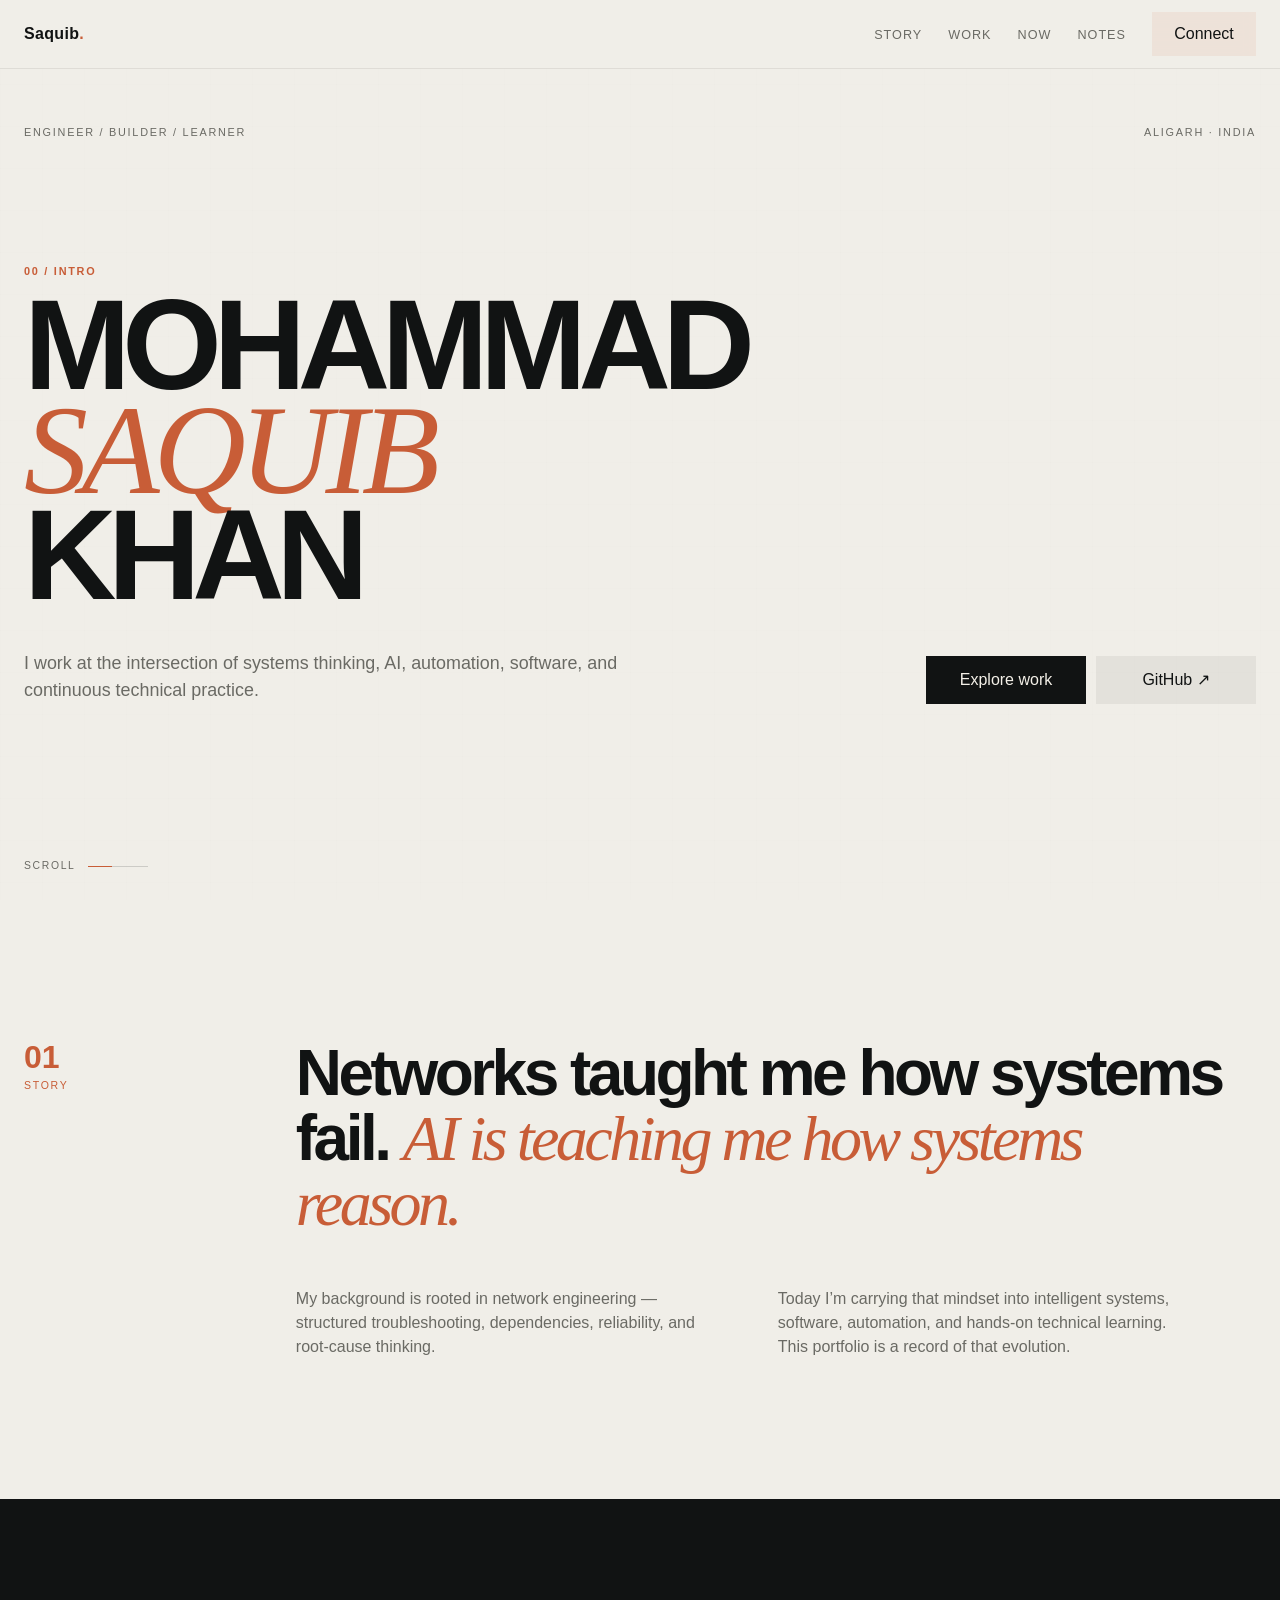
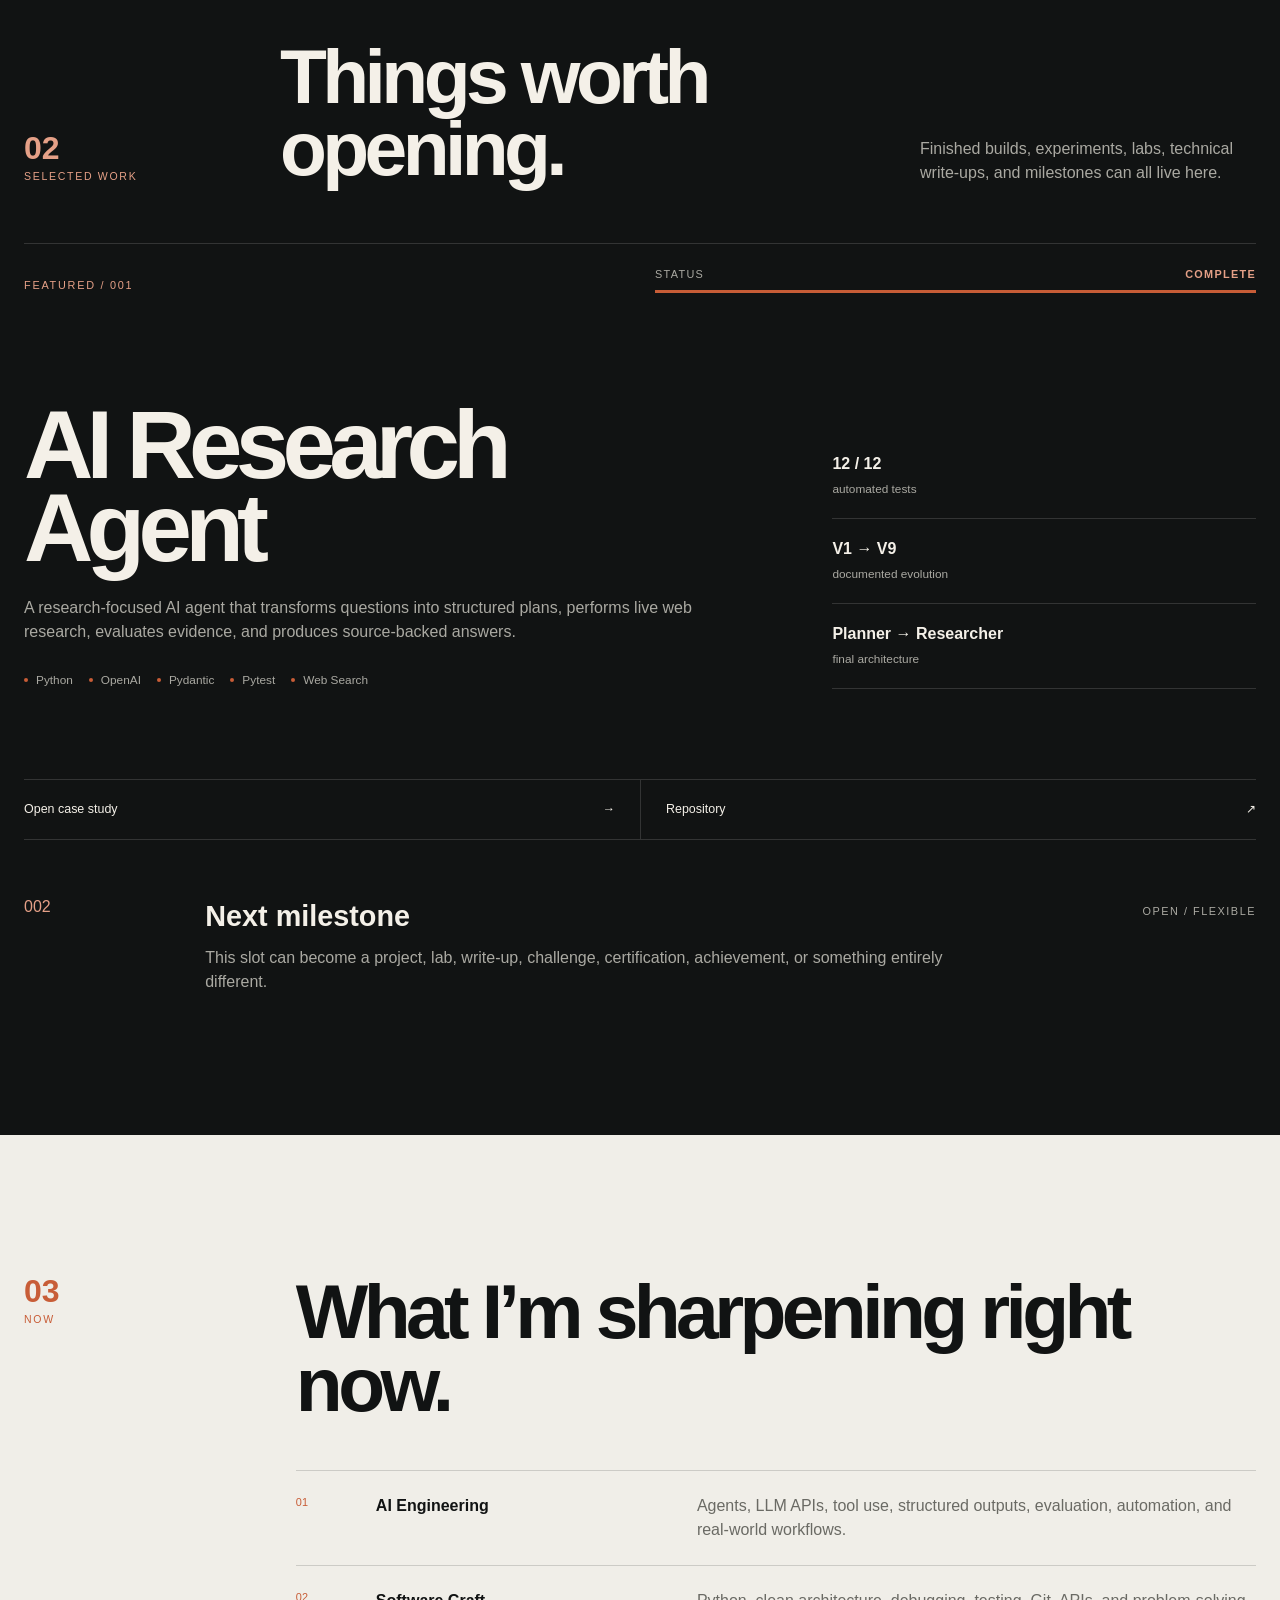
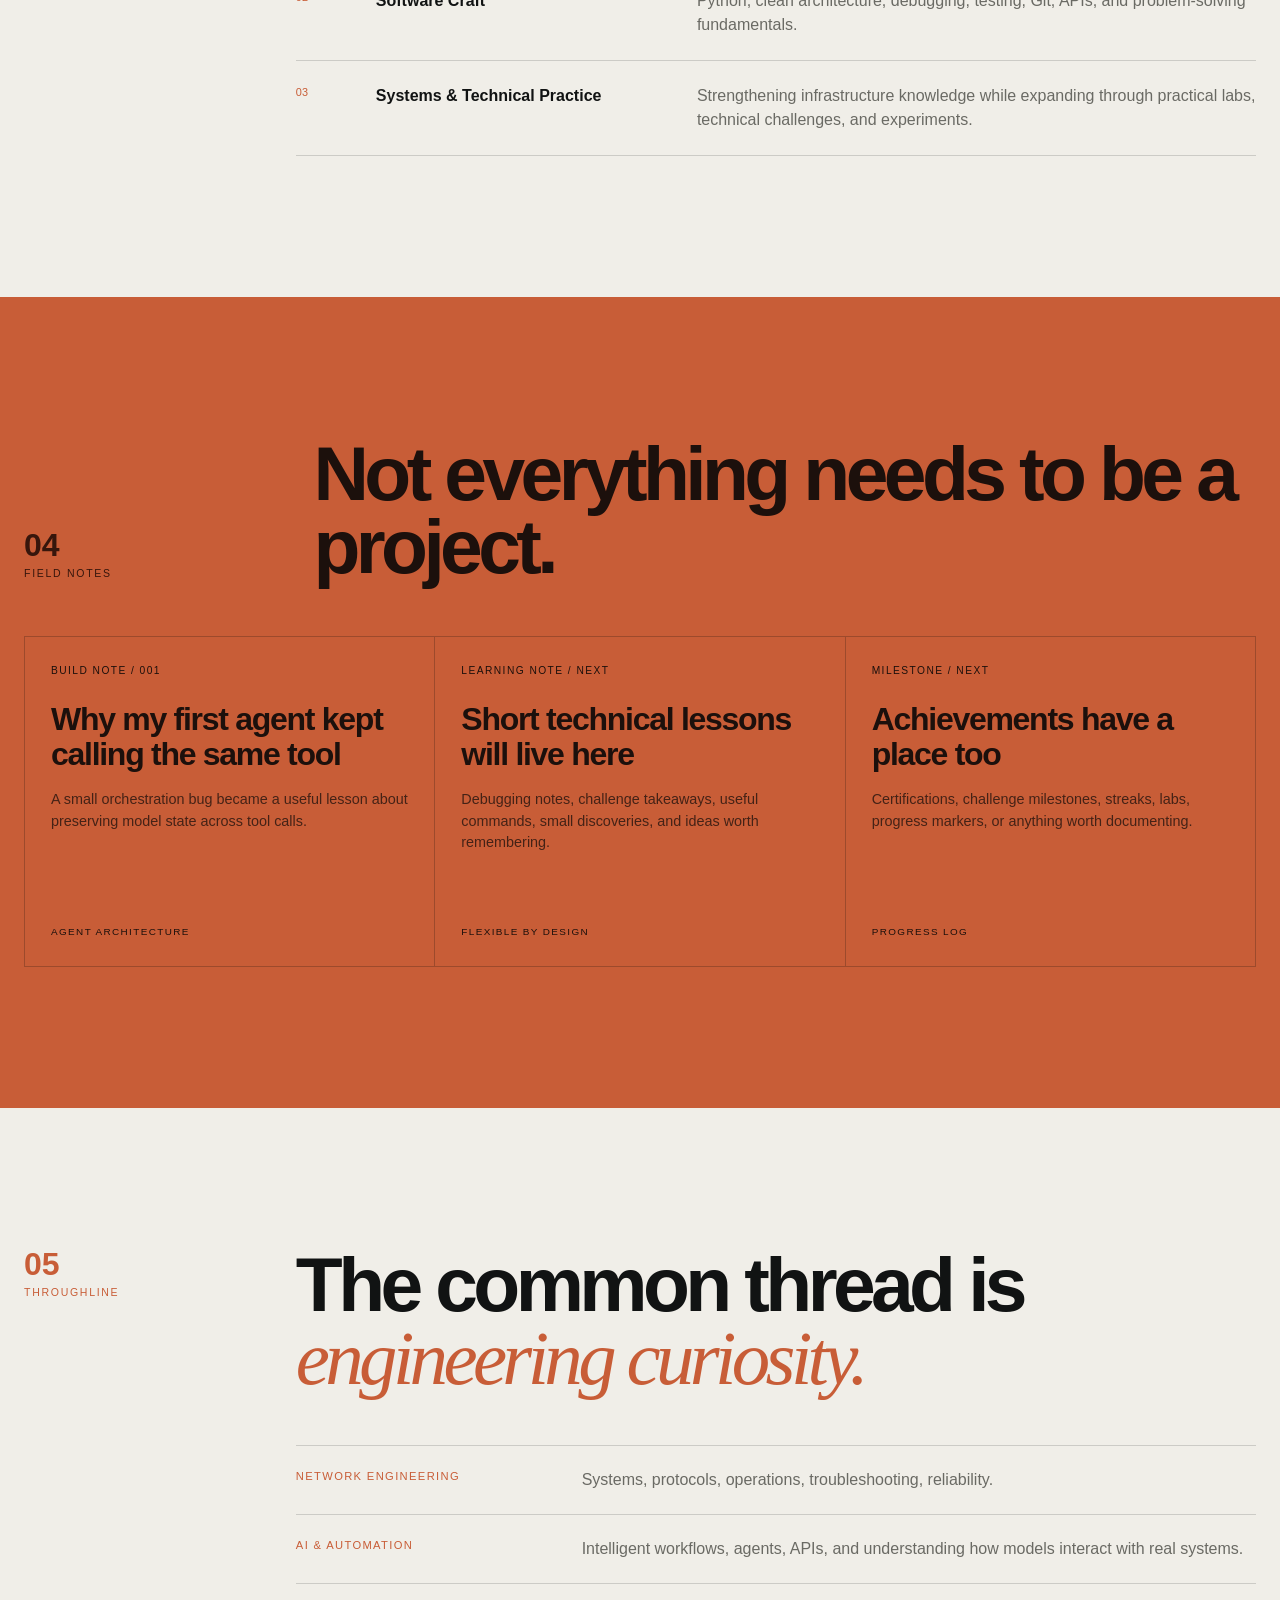
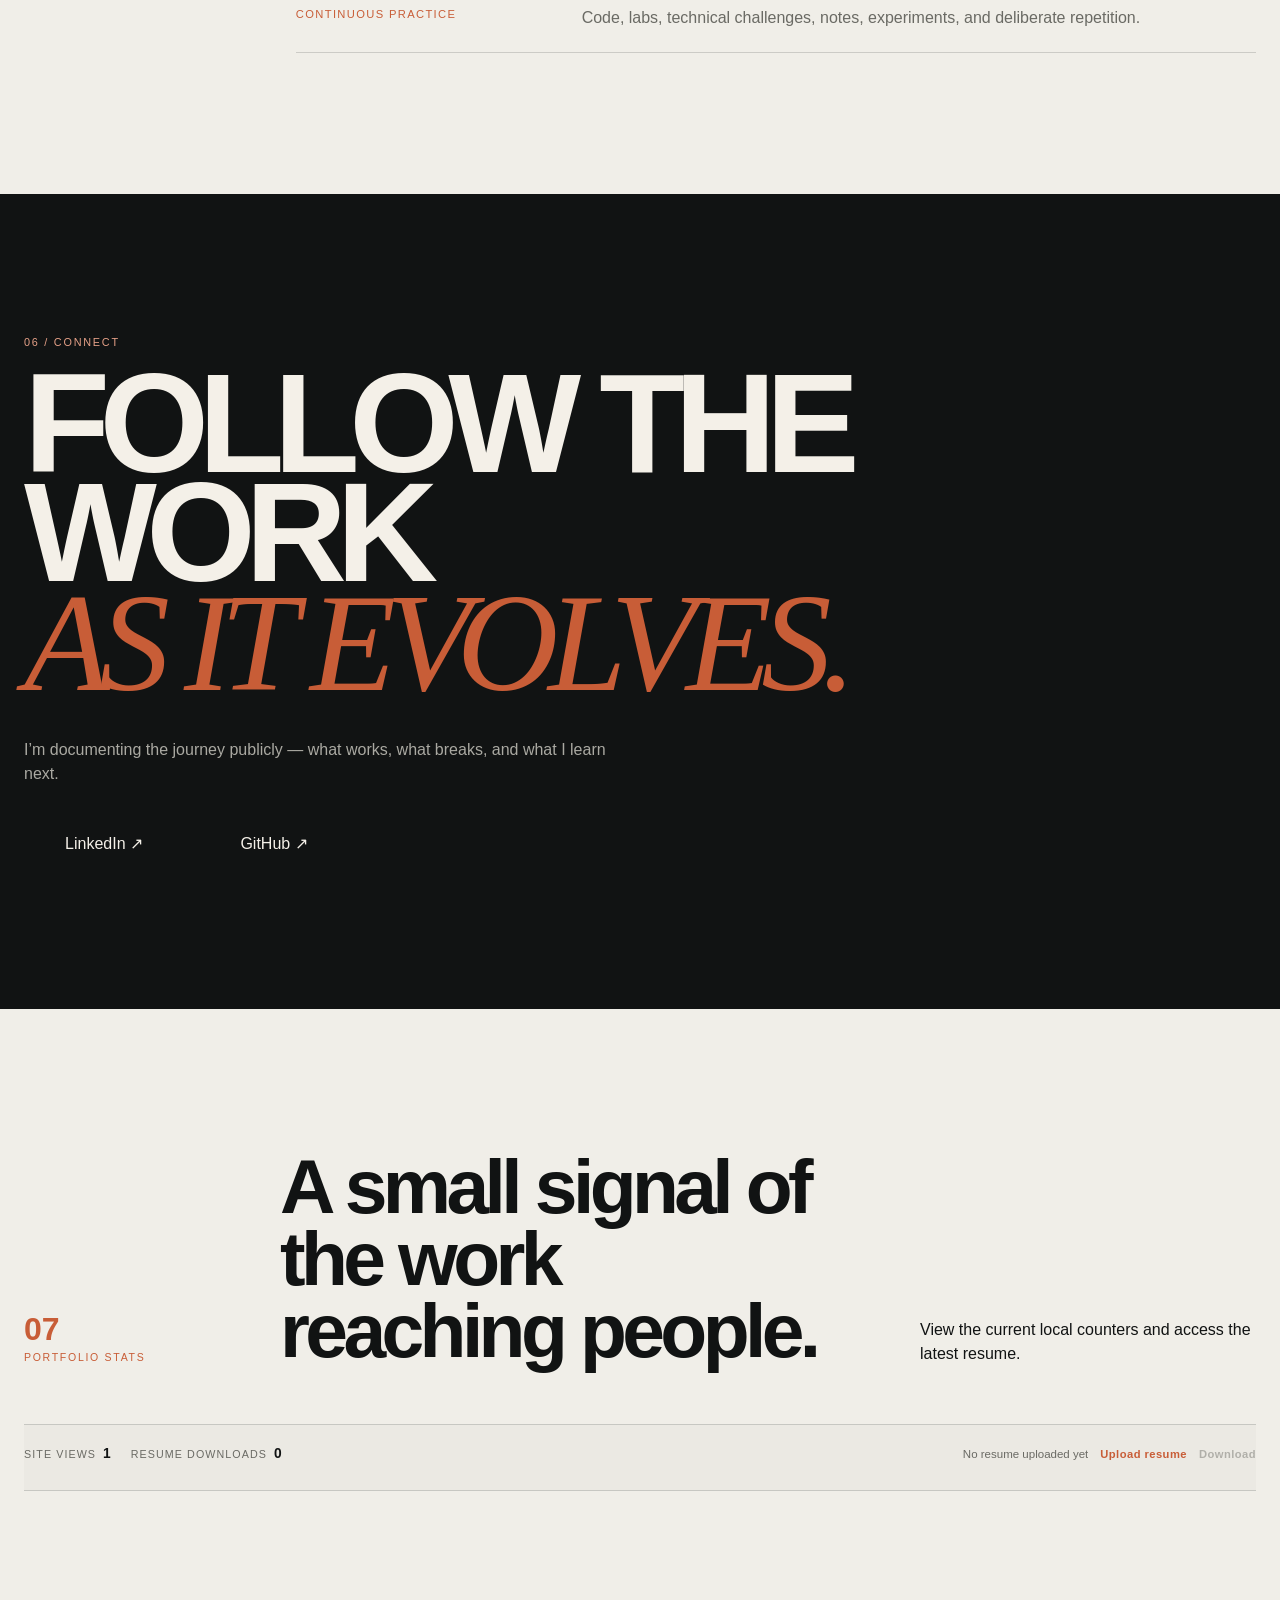
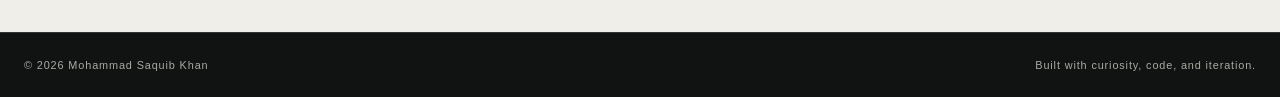
<file: index.html>
<!DOCTYPE html>
<html lang="en">
<head>
  <meta charset="UTF-8" />
  <meta name="viewport" content="width=device-width, initial-scale=1.0" />
  <meta name="theme-color" content="#0d0f10" />
  <meta name="description" content="Mohammad Saquib Khan — engineer, builder, and learner documenting work across AI, software, systems, and technical practice." />
  <title>Mohammad Saquib Khan | Engineer · Builder · Learner</title>
  <link rel="stylesheet" href="style.css" />
</head>
<body>
<header class="site-header">
    <nav class="nav container" aria-label="Primary navigation">
      <a href="#" class="logo"> Saquib<span>.</span></a>

      <button class="menu-btn" id="menu-btn" aria-label="Toggle navigation" aria-expanded="false">
        <span></span><span></span>
      </button>

      <ul class="nav-links">
        <li><a href="#story">Story</a></li>
        <li><a href="#work">Work</a></li>
        <li><a href="#now">Now</a></li>
        <li><a href="#notes">Notes</a></li>
        <li><a class="nav-connect" href="#contact"><span>Connect</span></a></li>
      </ul>
    </nav>
  </header>

  <main id="top">
    <section class="hero">
      <div class="hero-noise"></div>
      <div class="container hero-inner">
        <div class="hero-topline">
          <p>ENGINEER / BUILDER / LEARNER</p>
          <p>ALIGARH · INDIA</p>
        </div>

        <div class="hero-title-wrap">
          <p class="hero-index">00 / INTRO</p>
          <h1 class="hero-name">
            <span class="name-line name-main">MOHAMMAD</span>
            <span class="name-line name-accent">SAQUIB</span>
            <span class="name-line name-main">KHAN</span>
            </h1>

          <div class="hero-bottom">
            <p class="hero-statement">
              I work at the intersection of systems thinking, AI,
              automation, software, and continuous technical practice.
            </p>

            <div class="hero-actions">
              <a class="motion-btn" href="#work"><span>Explore work</span></a>
              <a class="motion-btn motion-btn-light" href="https://github.com/saquib-builds" target="_blank" rel="noopener noreferrer"><span>GitHub ↗</span></a>
            </div>
          </div>
        </div>

        <a class="scroll-cue" href="#story" aria-label="Scroll to story">
          <span>SCROLL</span><span class="scroll-line"></span>
        </a>
      </div>
    </section>

    <section class="story section" id="story">
      <div class="container editorial-grid">
        <div class="section-index reveal"><span>01</span><p>STORY</p></div>

        <div class="story-copy reveal">
          <p class="large-copy">Networks taught me how systems fail. <em>AI is teaching me how systems reason.</em></p>
          <div class="story-columns">
            <p>My background is rooted in network engineering — structured troubleshooting, dependencies, reliability, and root-cause thinking.</p>
            <p>Today I’m carrying that mindset into intelligent systems, software, automation, and hands-on technical learning. This portfolio is a record of that evolution.</p>
          </div>
        </div>
      </div>
    </section>

    <section class="work section dark-section" id="work">
      <div class="container">
        <div class="section-heading reveal">
          <div class="section-index light-index"><span>02</span><p>SELECTED WORK</p></div>
          <h2>Things worth opening.</h2>
          <p>Finished builds, experiments, labs, technical write-ups, and milestones can all live here.</p>
        </div>

        <div class="project-panel reveal">
          <div class="panel-header">
            <p>FEATURED / 001</p>
            <div class="project-status">
              <div class="status-label"><span>STATUS</span><strong>COMPLETE</strong></div>
              <div class="status-track"><span></span></div>
            </div>
          </div>

          <div class="project-main">
            <div>
              <h3>AI Research Agent</h3>
              <p class="project-copy">A research-focused AI agent that transforms questions into structured plans, performs live web research, evaluates evidence, and produces source-backed answers.</p>
              <div class="tech-labels">
                <span>Python</span><span>OpenAI</span><span>Pydantic</span><span>Pytest</span><span>Web Search</span>
              </div>
            </div>

            <div class="project-facts">
              <div><strong>12 / 12</strong><span>automated tests</span></div>
              <div><strong>V1 → V9</strong><span>documented evolution</span></div>
              <div><strong>Planner → Researcher</strong><span>final architecture</span></div>
            </div>
          </div>

          <div class="panel-footer">
            <a href="projects/research-agent.html"><span>Open case study</span><span>→</span></a>
            <a href="https://github.com/saquib-builds/ai-research-agent" target="_blank" rel="noopener noreferrer"><span>Repository</span><span>↗</span></a>
          </div>
        </div>

        <div class="open-panel reveal">
          <span>002</span>
          <div>
            <h3>Next milestone</h3>
            <p>This slot can become a project, lab, write-up, challenge, certification, achievement, or something entirely different.</p>
          </div>
          <p class="open-tag">OPEN / FLEXIBLE</p>
        </div>
      </div>
    </section>

    <section class="now section" id="now">
      <div class="container editorial-grid">
        <div class="section-index reveal"><span>03</span><p>NOW</p></div>

        <div class="now-content">
          <h2 class="reveal">What I’m sharpening right now.</h2>
          <div class="focus-rows">
            <article class="reveal"><span class="focus-number">01</span><h3>AI Engineering</h3><p>Agents, LLM APIs, tool use, structured outputs, evaluation, automation, and real-world workflows.</p></article>
            <article class="reveal"><span class="focus-number">02</span><h3>Software Craft</h3><p>Python, clean architecture, debugging, testing, Git, APIs, and problem-solving fundamentals.</p></article>
            <article class="reveal"><span class="focus-number">03</span><h3>Systems & Technical Practice</h3><p>Strengthening infrastructure knowledge while expanding through practical labs, technical challenges, and experiments.</p></article>
          </div>
        </div>
      </div>
    </section>

    <section class="notes section accent-section" id="notes">
      <div class="container">
        <div class="notes-heading reveal">
          <div class="section-index"><span>04</span><p>FIELD NOTES</p></div>
          <h2>Not everything needs to be a project.</h2>
        </div>

        <div class="notes-track">
          <article class="note-item reveal">
            <p>BUILD NOTE / 001</p>
            <h3>Why my first agent kept calling the same tool</h3>
            <span>A small orchestration bug became a useful lesson about preserving model state across tool calls.</span>
            <small>AGENT ARCHITECTURE</small>
          </article>

          <article class="note-item note-placeholder reveal">
            <p>LEARNING NOTE / NEXT</p>
            <h3>Short technical lessons will live here</h3>
            <span>Debugging notes, challenge takeaways, useful commands, small discoveries, and ideas worth remembering.</span>
            <small>FLEXIBLE BY DESIGN</small>
          </article>

          <article class="note-item note-placeholder reveal">
            <p>MILESTONE / NEXT</p>
            <h3>Achievements have a place too</h3>
            <span>Certifications, challenge milestones, streaks, labs, progress markers, or anything worth documenting.</span>
            <small>PROGRESS LOG</small>
          </article>
        </div>
      </div>
    </section>

    <section class="throughline section">
      <div class="container editorial-grid">
        <div class="section-index reveal"><span>05</span><p>THROUGHLINE</p></div>

        <div>
          <h2 class="reveal">The common thread is <em>engineering curiosity.</em></h2>
          <div class="throughline-list">
            <div class="reveal"><span>NETWORK ENGINEERING</span><p>Systems, protocols, operations, troubleshooting, reliability.</p></div>
            <div class="reveal"><span>AI & AUTOMATION</span><p>Intelligent workflows, agents, APIs, and understanding how models interact with real systems.</p></div>
            <div class="reveal"><span>CONTINUOUS PRACTICE</span><p>Code, labs, technical challenges, notes, experiments, and deliberate repetition.</p></div>
          </div>
        </div>
      </div>
    </section>

    <section class="contact section dark-section" id="contact">
      <div class="container contact-inner reveal">
        <p>06 / CONNECT</p>
        <h2>FOLLOW THE WORK <span>AS IT EVOLVES.</span></h2>
        <p class="contact-copy">I’m documenting the journey publicly — what works, what breaks, and what I learn next.</p>

        <div class="contact-actions">
          <a class="motion-btn" href="https://www.linkedin.com/in/mohammad-saquib-khan-8082831b6" target="_blank" rel="noopener noreferrer"><span>LinkedIn ↗</span></a>
          <a class="motion-btn" href="https://github.com/saquib-builds" target="_blank" rel="noopener noreferrer"><span>GitHub ↗</span></a>
        </div>
      </div>
    </section>

    <section class="section" id="portfolio-stats" aria-labelledby="portfolio-stats-title">
      <div class="container">
        <div class="section-heading reveal">
          <div class="section-index"><span>07</span><p>PORTFOLIO STATS</p></div>
          <h2 id="portfolio-stats-title">A small signal of the work reaching people.</h2>
          <span>View the current local counters and access the latest resume.</span>
        </div>

        <section class="utility-strip">
            <div class="utility-row">

                <div class="utility-stat">
                <span class="utility-label">Site views</span>
                <strong id="site-view-count">0</strong>
            </div>

            <div class="utility-stat">
            <span class="utility-label">Resume downloads</span>
            <strong id="resume-download-count">0</strong>
            </div>

            <div class="resume-utility">
            <span id="resume-file-name">No resume uploaded yet</span>

            <label class="utility-action">
            <span>Upload resume</span>
            <input
                type="file"
                id="resume-upload"
                accept=".pdf,.doc,.docx"
                hidden
                />
            </label>

            <button
                id="resume-download-btn"
                class="utility-action"
                type="button"
                disabled
            >Download
        </button>
    </div>

  </div>

  <p
    id="resume-status"
    class="utility-status"
    aria-live="polite"
  ></p>
</section>
      </div>
    </section>

  </main>

  <footer>
    <div class="container footer-row">
      <p>© <span id="year"></span> Mohammad Saquib Khan</p>
      <p>Built with curiosity, code, and iteration.</p>
    </div>
  </footer>

  <script src="script.js"></script>
  <script>
    (function () {
      const VIEW_KEY = 'msk_portfolio_views';
      const DOWNLOAD_KEY = 'msk_resume_downloads';
      const RESUME_DATA_KEY = 'msk_resume_data';
      const RESUME_NAME_KEY = 'msk_resume_name';
      const MAX_RESUME_BYTES = 3 * 1024 * 1024;

      const viewEl = document.getElementById('site-view-count');
      const downloadEl = document.getElementById('resume-download-count');
      const uploadEl = document.getElementById('resume-upload');
      const downloadBtn = document.getElementById('resume-download-btn');
      const fileNameEl = document.getElementById('resume-file-name');
      const statusEl = document.getElementById('resume-status');

      const views = Number(localStorage.getItem(VIEW_KEY) || 0) + 1;
      localStorage.setItem(VIEW_KEY, String(views));
      viewEl.textContent = views.toLocaleString();

      function getDownloads() {
        return Number(localStorage.getItem(DOWNLOAD_KEY) || 0);
      }

      function renderResumeState() {
        const savedData = localStorage.getItem(RESUME_DATA_KEY);
        const savedName = localStorage.getItem(RESUME_NAME_KEY);
        downloadEl.textContent = getDownloads().toLocaleString();

        if (savedData && savedName) {
          fileNameEl.textContent = savedName;
          downloadBtn.disabled = false;
        } else {
          fileNameEl.textContent = 'No resume uploaded yet';
          downloadBtn.disabled = true;
        }
      }

      uploadEl.addEventListener('change', function () {
        const file = uploadEl.files && uploadEl.files[0];
        if (!file) return;

        if (file.size > MAX_RESUME_BYTES) {
          statusEl.textContent = 'Resume is too large. Please choose a file up to 3 MB.';
          uploadEl.value = '';
          return;
        }

        const allowed = ['application/pdf', 'application/msword', 'application/vnd.openxmlformats-officedocument.wordprocessingml.document'];
        if (file.type && !allowed.includes(file.type)) {
          statusEl.textContent = 'Please upload a PDF, DOC, or DOCX file.';
          uploadEl.value = '';
          return;
        }

        const reader = new FileReader();
        reader.onload = function () {
          try {
            localStorage.setItem(RESUME_DATA_KEY, reader.result);
            localStorage.setItem(RESUME_NAME_KEY, file.name);
            statusEl.textContent = 'Resume saved in this browser. The download button is ready.';
            renderResumeState();
          } catch (error) {
            statusEl.textContent = 'Could not save this file in browser storage. Try a smaller file.';
          }
        };
        reader.readAsDataURL(file);
      });

      downloadBtn.addEventListener('click', function () {
        const data = localStorage.getItem(RESUME_DATA_KEY);
        const name = localStorage.getItem(RESUME_NAME_KEY) || 'Mohammad-Saquib-Khan-Resume.pdf';
        if (!data) return;

        const link = document.createElement('a');
        link.href = data;
        link.download = name;
        document.body.appendChild(link);
        link.click();
        link.remove();

        const nextCount = getDownloads() + 1;
        localStorage.setItem(DOWNLOAD_KEY, String(nextCount));
        downloadEl.textContent = nextCount.toLocaleString();
        statusEl.textContent = 'Resume downloaded.';
      });

      renderResumeState();
    })();
  </script>

</body>
</html>
</file>
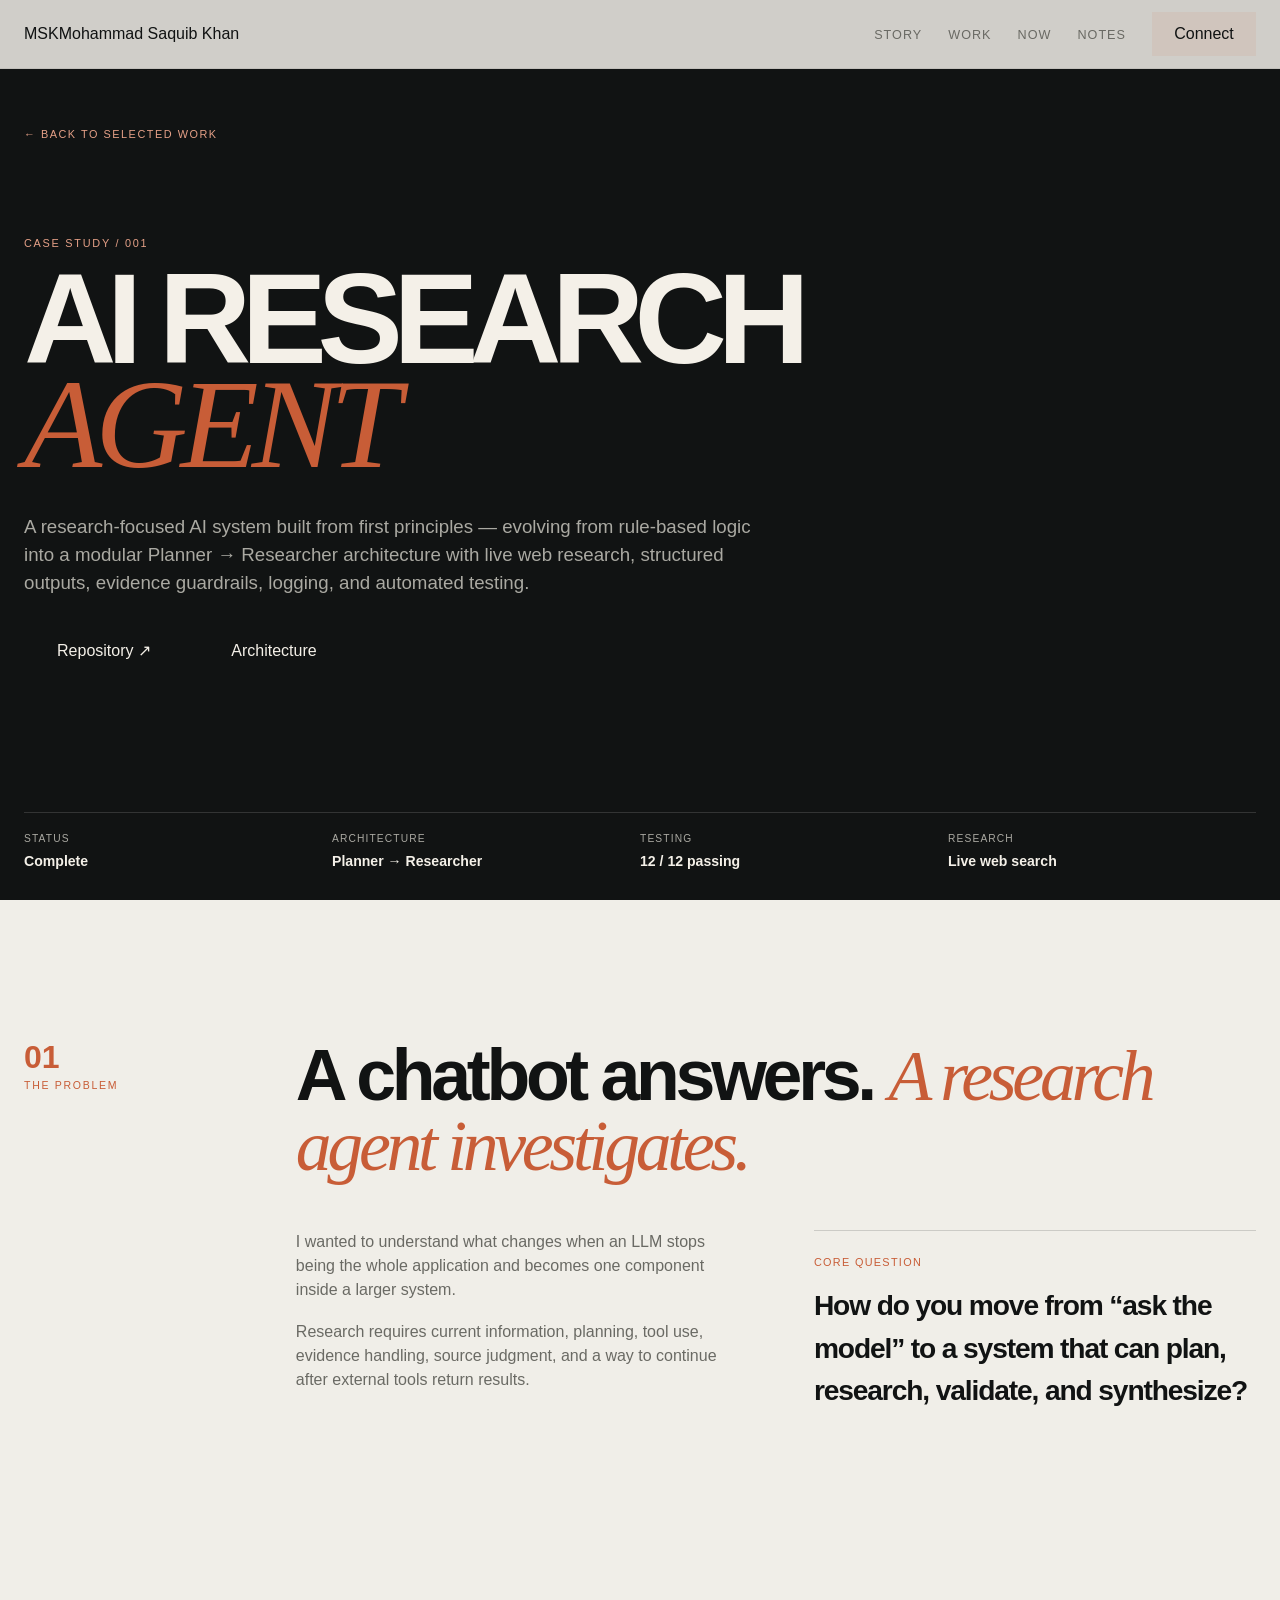
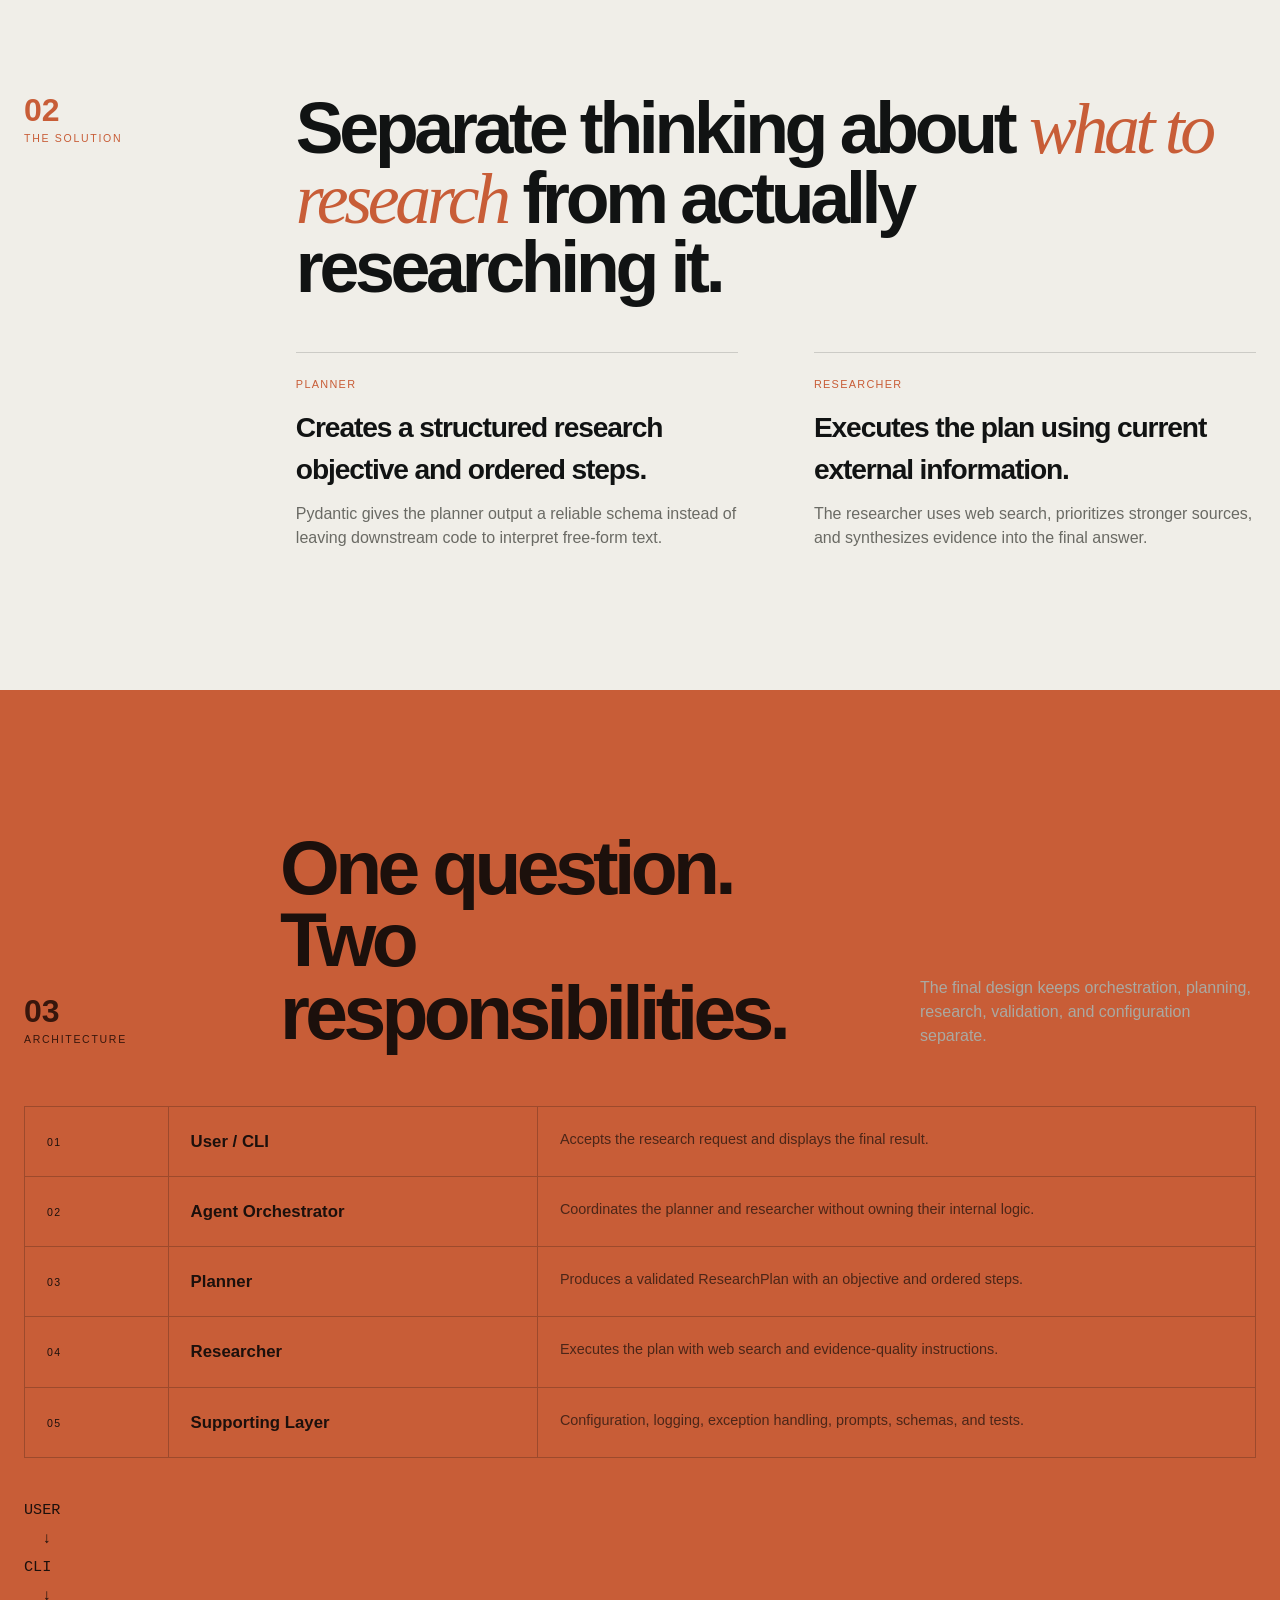
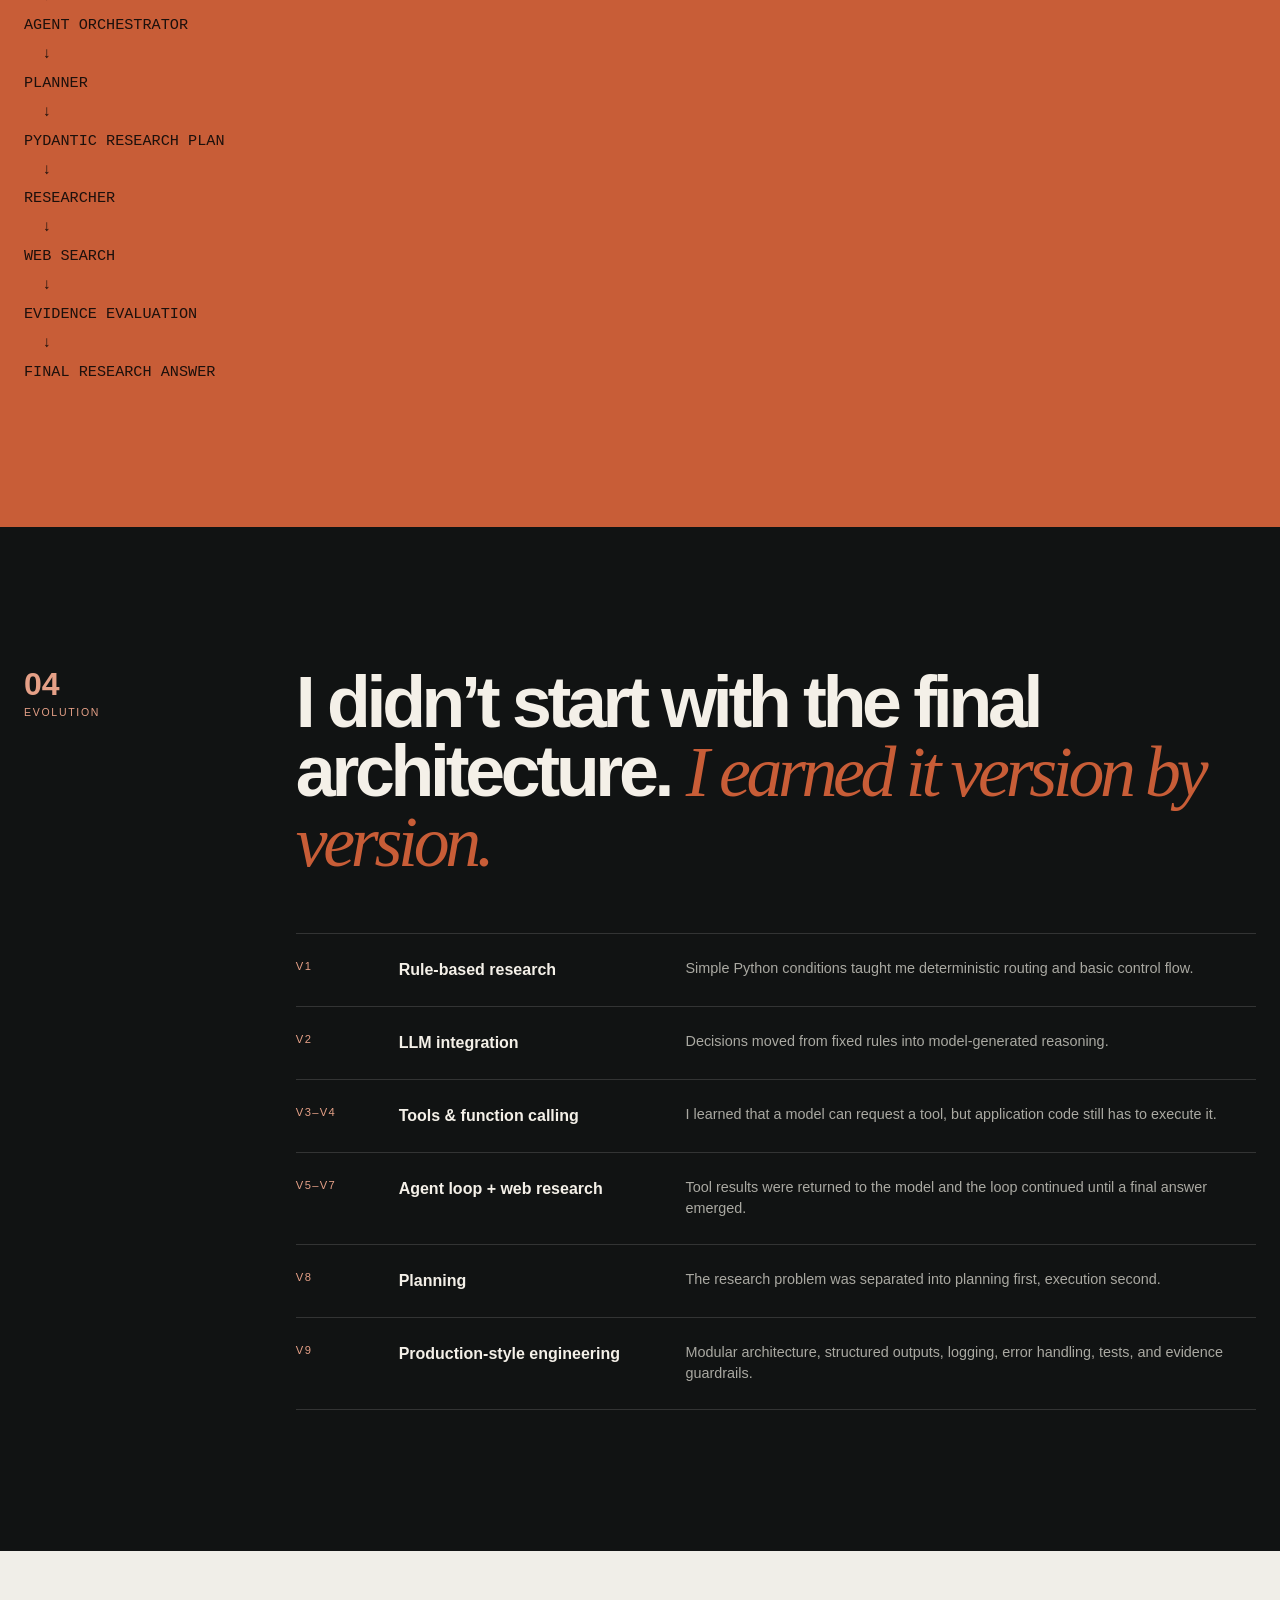
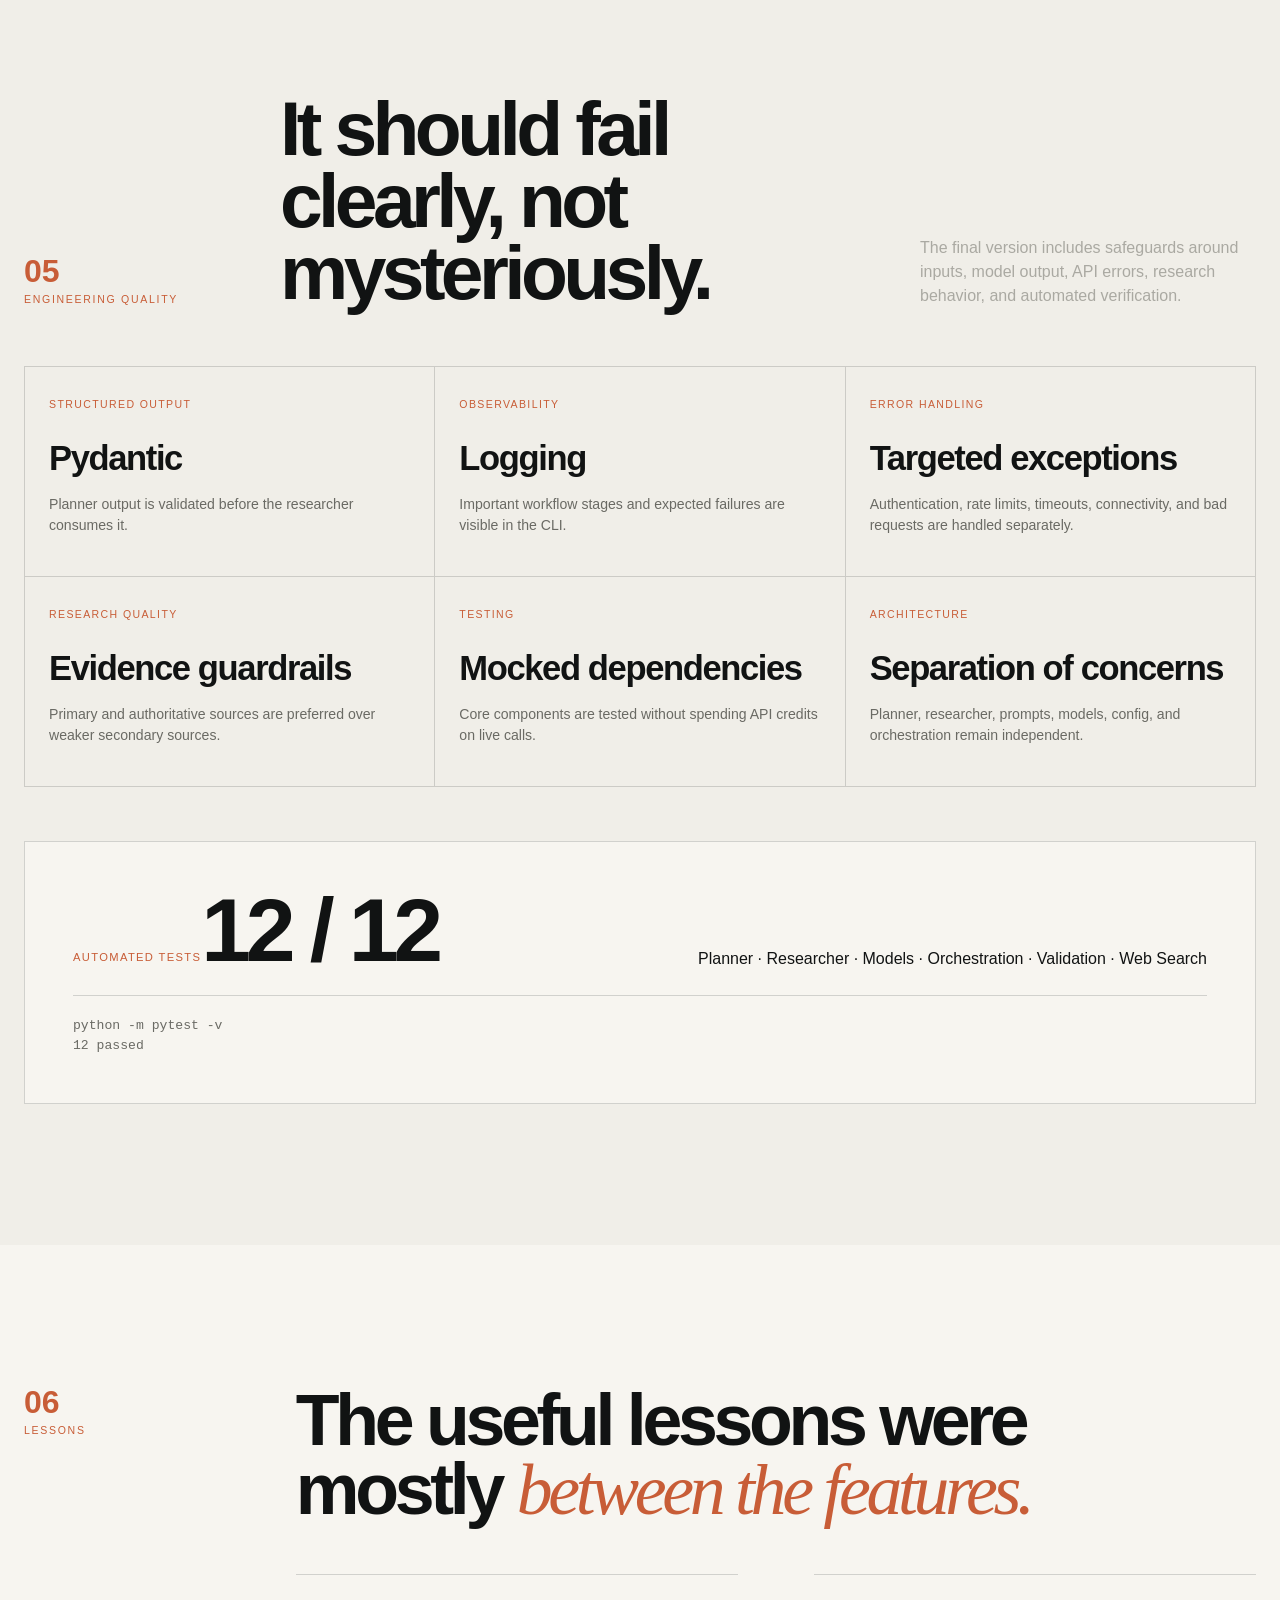
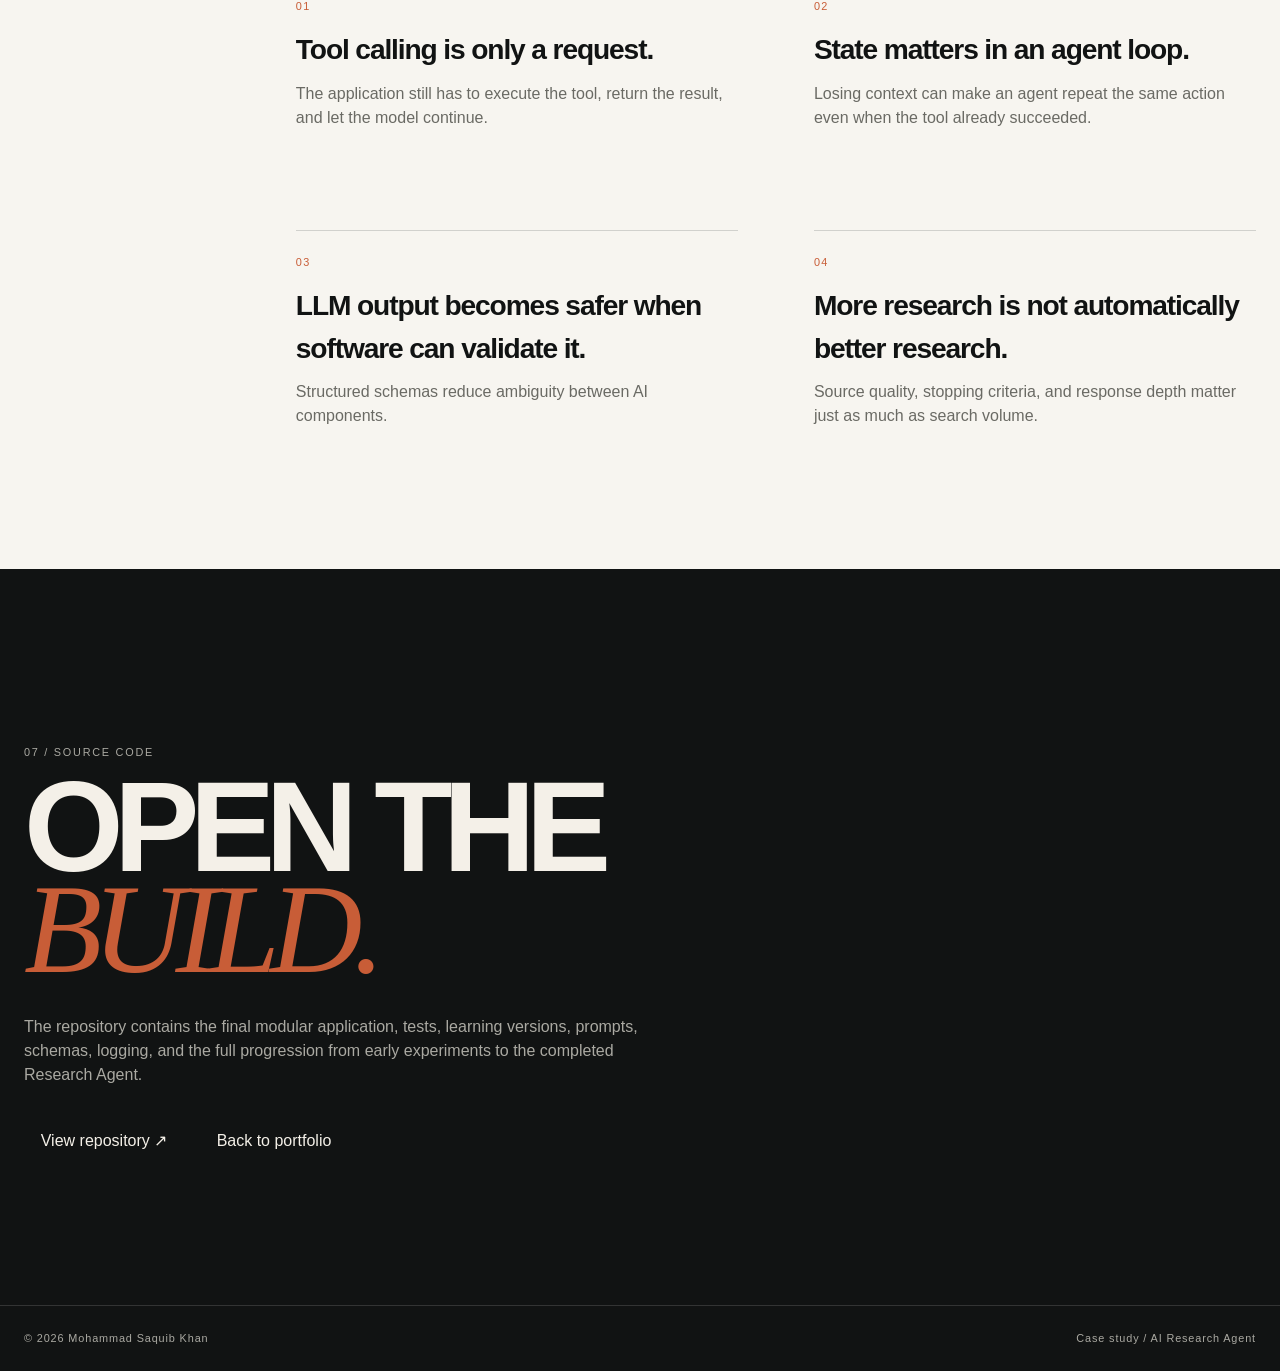
<file: projects/research-agent.html>
<!DOCTYPE html>
<html lang="en">
<head>
  <meta charset="UTF-8" />
  <meta name="viewport" content="width=device-width, initial-scale=1.0" />
  <meta name="theme-color" content="#0d0f10" />
  <meta
  name="viewport"
  content="width=device-width, initial-scale=1.0"
/>
  <meta name="description" content="Case study: AI Research Agent by Mohammad Saquib Khan — planning, web research, evidence evaluation, structured outputs, testing, and modular architecture." />
  <title>AI Research Agent | Mohammad Saquib Khan</title>

  <link rel="stylesheet" href="../style.css" />

  <style>
    .case-hero{min-height:100svh;display:flex;align-items:stretch;padding:68px 0 0;background:var(--dark);color:var(--dark-text)}
    .case-hero-inner{min-height:calc(100svh - 68px);display:flex;flex-direction:column;padding-top:clamp(34px,5vw,58px);padding-bottom:28px}
    .case-back{color:var(--accent-pale);font-size:.68rem;letter-spacing:.14em;text-transform:uppercase}
    .case-title-wrap{flex:1;display:flex;flex-direction:column;justify-content:center}
    .case-index{color:var(--accent-pale);font-size:.68rem;letter-spacing:.16em;margin-bottom:16px}
    .case-hero h1{max-width:1100px;font-size:clamp(4rem,10vw,10rem);line-height:.82;letter-spacing:-.075em;font-weight:900}
    .case-hero h1 span{display:block;color:var(--accent);font-family:Georgia,"Times New Roman",serif;font-style:italic;font-weight:400;letter-spacing:-.055em}
    .case-lead{max-width:730px;margin-top:36px;color:var(--dark-muted);font-size:clamp(1rem,1.7vw,1.17rem)}
    .case-meta{display:grid;grid-template-columns:repeat(4,minmax(0,1fr));border-top:1px solid var(--dark-line);margin-top:44px}
    .case-meta div{padding:18px 20px 0 0}.case-meta span{display:block;color:var(--dark-muted);font-size:.64rem;letter-spacing:.11em;text-transform:uppercase}
    .case-meta strong{display:block;margin-top:5px;font-size:.88rem}
    .case-actions{display:flex;flex-wrap:wrap;gap:10px;margin-top:30px}
    .case-section-title{max-width:930px;font-size:clamp(2.6rem,5.6vw,5.8rem);line-height:.96;letter-spacing:-.06em}
    .case-section-title em{color:var(--accent);font-family:Georgia,"Times New Roman",serif;font-weight:400}
    .case-copy{max-width:820px;color:var(--muted);font-size:1rem}.case-copy p+p{margin-top:18px}
    .problem-grid,.solution-grid,.learning-grid{display:grid;grid-template-columns:repeat(2,minmax(0,1fr));gap:clamp(28px,6vw,76px);margin-top:50px}
    .editorial-block{padding-top:18px;border-top:1px solid var(--line)}.editorial-block span{color:var(--accent);font-size:.68rem;letter-spacing:.12em}
    .editorial-block h3{margin-top:12px;font-size:clamp(1.4rem,2.2vw,2rem);letter-spacing:-.04em}.editorial-block p{margin-top:10px;color:var(--muted)}
    .architecture-section{background:var(--accent);color:#1c100c}.architecture-section .section-index{color:#37160c}
    .architecture-map{margin-top:58px;border-top:1px solid rgba(28,16,12,.25);border-left:1px solid rgba(28,16,12,.25)}
    .arch-row{display:grid;grid-template-columns:.28fr .72fr 1.4fr;align-items:start;border-bottom:1px solid rgba(28,16,12,.25)}
    .arch-row>div{padding:22px;min-height:100%;border-right:1px solid rgba(28,16,12,.25)}.arch-row span{font-size:.66rem;letter-spacing:.12em}
    .arch-row h3{font-size:1.05rem}.arch-row p{color:rgba(28,16,12,.72);font-size:.9rem}
    .architecture-flow{margin-top:38px;font-family:"Courier New",monospace;font-size:clamp(.78rem,1.4vw,.95rem);line-height:1.9;white-space:pre-wrap}
    .evolution-section{background:var(--dark);color:var(--dark-text)}.evolution-track{margin-top:56px;border-top:1px solid var(--dark-line)}
    .evolution-item{display:grid;grid-template-columns:.18fr .58fr 1.24fr;gap:20px;padding:24px 0;border-bottom:1px solid var(--dark-line)}
    .evolution-item>span{color:var(--accent-pale);font-size:.7rem;letter-spacing:.12em}.evolution-item h3{font-size:1rem}.evolution-item p{color:var(--dark-muted);font-size:.9rem}
    .quality-grid{display:grid;grid-template-columns:repeat(3,minmax(0,1fr));border-top:1px solid var(--line);border-left:1px solid var(--line);margin-top:54px}
    .quality-card{min-height:210px;padding:24px;border-right:1px solid var(--line);border-bottom:1px solid var(--line)}.quality-card span{color:var(--accent);font-size:.66rem;letter-spacing:.13em}
    .quality-card strong{display:block;margin-top:18px;font-size:clamp(1.55rem,2.7vw,2.3rem);letter-spacing:-.04em}.quality-card p{margin-top:9px;color:var(--muted);font-size:.88rem}
    .test-band{margin-top:54px;padding:clamp(28px,5vw,48px);background:var(--paper);border:1px solid var(--line)}.test-band-top{display:flex;align-items:end;justify-content:space-between;gap:30px}
    .test-band strong{font-size:clamp(3rem,7vw,6rem);line-height:.9;letter-spacing:-.06em}.test-band span{color:var(--accent);font-size:.7rem;letter-spacing:.12em}
    .test-code{margin-top:24px;padding-top:20px;border-top:1px solid var(--line);font-family:"Courier New",monospace;color:var(--muted);font-size:.82rem;white-space:pre-line}
    .lessons-section{background:var(--paper)}.learning-grid .editorial-block{min-height:180px}
    .case-cta{background:var(--dark);color:var(--dark-text)}.case-cta h2{max-width:1000px;font-size:clamp(4rem,10vw,9.5rem);line-height:.8;letter-spacing:-.075em}
    .case-cta h2 span{display:block;color:var(--accent);font-family:Georgia,"Times New Roman",serif;font-style:italic;font-weight:400}.case-cta p{max-width:640px;margin-top:34px;color:var(--dark-muted)}
    .case-footer{background:var(--dark)}
    @media(max-width:900px){.case-meta{grid-template-columns:repeat(2,1fr)}.problem-grid,.solution-grid,.learning-grid,.quality-grid{grid-template-columns:1fr 1fr}.evolution-item{grid-template-columns:.2fr .8fr}.evolution-item p{grid-column:2}.arch-row{grid-template-columns:.25fr .75fr}.arch-row>div:last-child{grid-column:1/-1}}
    @media(max-width:650px){.case-hero h1{font-size:clamp(4rem,21vw,7.5rem)}.case-meta,.problem-grid,.solution-grid,.learning-grid,.quality-grid{grid-template-columns:1fr}.case-actions{flex-direction:column}.case-actions .motion-btn{width:100%}.arch-row{grid-template-columns:1fr}.arch-row>div:last-child{grid-column:auto}.evolution-item{grid-template-columns:1fr}.evolution-item p{grid-column:auto}.test-band-top{flex-direction:column;align-items:flex-start}}
  </style>
</head>

<body>
  <div class="scroll-progress" aria-hidden="true"><span id="scroll-progress-bar"></span></div>

  <header class="site-header">
    <nav class="nav container" aria-label="Primary navigation">
      <a class="brand" href="../index.html"><span class="brand-index">MSK</span><span class="brand-name">Mohammad Saquib Khan</span></a>
      <button class="menu-btn" id="menu-btn" aria-label="Toggle navigation" aria-expanded="false"><span></span><span></span></button>
      <ul class="nav-links">
        <li><a href="../index.html#story">Story</a></li>
        <li><a href="../index.html#work">Work</a></li>
        <li><a href="../index.html#now">Now</a></li>
        <li><a href="../index.html#notes">Notes</a></li>
        <li><a class="nav-connect" href="../index.html#contact"><span>Connect</span></a></li>
      </ul>
    </nav>
  </header>

  <main>
    <section class="case-hero">
      <div class="container case-hero-inner">
        <a class="case-back" href="../index.html#work">← BACK TO SELECTED WORK</a>
        <div class="case-title-wrap">
          <p class="case-index">CASE STUDY / 001</p>
          <h1>AI RESEARCH <span>AGENT</span></h1>
          <p class="case-lead">A research-focused AI system built from first principles — evolving from rule-based logic into a modular Planner → Researcher architecture with live web research, structured outputs, evidence guardrails, logging, and automated testing.</p>
          <div class="case-actions">
            <a class="motion-btn" href="https://github.com/saquib-builds/ai-research-agent" target="_blank" rel="noopener noreferrer"><span>Repository ↗</span></a>
            <a class="motion-btn" href="#architecture"><span>Architecture</span></a>
          </div>
        </div>
        <div class="case-meta">
          <div><span>Status</span><strong>Complete</strong></div>
          <div><span>Architecture</span><strong>Planner → Researcher</strong></div>
          <div><span>Testing</span><strong>12 / 12 passing</strong></div>
          <div><span>Research</span><strong>Live web search</strong></div>
        </div>
      </div>
    </section>

    <section class="section">
      <div class="container editorial-grid">
        <div class="section-index reveal"><span>01</span><p>THE PROBLEM</p></div>
        <div>
          <h2 class="case-section-title reveal">A chatbot answers. <em>A research agent investigates.</em></h2>
          <div class="problem-grid">
            <div class="case-copy reveal">
              <p>I wanted to understand what changes when an LLM stops being the whole application and becomes one component inside a larger system.</p>
              <p>Research requires current information, planning, tool use, evidence handling, source judgment, and a way to continue after external tools return results.</p>
            </div>
            <div class="editorial-block reveal"><span>CORE QUESTION</span><h3>How do you move from “ask the model” to a system that can plan, research, validate, and synthesize?</h3></div>
          </div>
        </div>
      </div>
    </section>

    <section class="section">
      <div class="container editorial-grid">
        <div class="section-index reveal"><span>02</span><p>THE SOLUTION</p></div>
        <div>
          <h2 class="case-section-title reveal">Separate thinking about <em>what to research</em> from actually researching it.</h2>
          <div class="solution-grid">
            <div class="editorial-block reveal"><span>PLANNER</span><h3>Creates a structured research objective and ordered steps.</h3><p>Pydantic gives the planner output a reliable schema instead of leaving downstream code to interpret free-form text.</p></div>
            <div class="editorial-block reveal"><span>RESEARCHER</span><h3>Executes the plan using current external information.</h3><p>The researcher uses web search, prioritizes stronger sources, and synthesizes evidence into the final answer.</p></div>
          </div>
        </div>
      </div>
    </section>

    <section class="section architecture-section" id="architecture">
      <div class="container">
        <div class="section-heading reveal">
          <div class="section-index"><span>03</span><p>ARCHITECTURE</p></div>
          <h2>One question. Two responsibilities.</h2>
          <p>The final design keeps orchestration, planning, research, validation, and configuration separate.</p>
        </div>

        <div class="architecture-map reveal">
          <div class="arch-row"><div><span>01</span></div><div><h3>User / CLI</h3></div><div><p>Accepts the research request and displays the final result.</p></div></div>
          <div class="arch-row"><div><span>02</span></div><div><h3>Agent Orchestrator</h3></div><div><p>Coordinates the planner and researcher without owning their internal logic.</p></div></div>
          <div class="arch-row"><div><span>03</span></div><div><h3>Planner</h3></div><div><p>Produces a validated ResearchPlan with an objective and ordered steps.</p></div></div>
          <div class="arch-row"><div><span>04</span></div><div><h3>Researcher</h3></div><div><p>Executes the plan with web search and evidence-quality instructions.</p></div></div>
          <div class="arch-row"><div><span>05</span></div><div><h3>Supporting Layer</h3></div><div><p>Configuration, logging, exception handling, prompts, schemas, and tests.</p></div></div>
        </div>

        <pre class="architecture-flow reveal">USER
  ↓
CLI
  ↓
AGENT ORCHESTRATOR
  ↓
PLANNER
  ↓
PYDANTIC RESEARCH PLAN
  ↓
RESEARCHER
  ↓
WEB SEARCH
  ↓
EVIDENCE EVALUATION
  ↓
FINAL RESEARCH ANSWER</pre>
      </div>
    </section>

    <section class="section evolution-section">
      <div class="container editorial-grid">
        <div class="section-index light-index reveal"><span>04</span><p>EVOLUTION</p></div>
        <div>
          <h2 class="case-section-title reveal">I didn’t start with the final architecture. <em>I earned it version by version.</em></h2>
          <div class="evolution-track">
            <div class="evolution-item reveal"><span>V1</span><h3>Rule-based research</h3><p>Simple Python conditions taught me deterministic routing and basic control flow.</p></div>
            <div class="evolution-item reveal"><span>V2</span><h3>LLM integration</h3><p>Decisions moved from fixed rules into model-generated reasoning.</p></div>
            <div class="evolution-item reveal"><span>V3–V4</span><h3>Tools & function calling</h3><p>I learned that a model can request a tool, but application code still has to execute it.</p></div>
            <div class="evolution-item reveal"><span>V5–V7</span><h3>Agent loop + web research</h3><p>Tool results were returned to the model and the loop continued until a final answer emerged.</p></div>
            <div class="evolution-item reveal"><span>V8</span><h3>Planning</h3><p>The research problem was separated into planning first, execution second.</p></div>
            <div class="evolution-item reveal"><span>V9</span><h3>Production-style engineering</h3><p>Modular architecture, structured outputs, logging, error handling, tests, and evidence guardrails.</p></div>
          </div>
        </div>
      </div>
    </section>

    <section class="section">
      <div class="container">
        <div class="section-heading reveal">
          <div class="section-index"><span>05</span><p>ENGINEERING QUALITY</p></div>
          <h2>It should fail clearly, not mysteriously.</h2>
          <p>The final version includes safeguards around inputs, model output, API errors, research behavior, and automated verification.</p>
        </div>

        <div class="quality-grid">
          <article class="quality-card reveal"><span>STRUCTURED OUTPUT</span><strong>Pydantic</strong><p>Planner output is validated before the researcher consumes it.</p></article>
          <article class="quality-card reveal"><span>OBSERVABILITY</span><strong>Logging</strong><p>Important workflow stages and expected failures are visible in the CLI.</p></article>
          <article class="quality-card reveal"><span>ERROR HANDLING</span><strong>Targeted exceptions</strong><p>Authentication, rate limits, timeouts, connectivity, and bad requests are handled separately.</p></article>
          <article class="quality-card reveal"><span>RESEARCH QUALITY</span><strong>Evidence guardrails</strong><p>Primary and authoritative sources are preferred over weaker secondary sources.</p></article>
          <article class="quality-card reveal"><span>TESTING</span><strong>Mocked dependencies</strong><p>Core components are tested without spending API credits on live calls.</p></article>
          <article class="quality-card reveal"><span>ARCHITECTURE</span><strong>Separation of concerns</strong><p>Planner, researcher, prompts, models, config, and orchestration remain independent.</p></article>
        </div>

        <div class="test-band reveal">
          <div class="test-band-top">
            <div><span>AUTOMATED TESTS</span><strong>12 / 12</strong></div>
            <p>Planner · Researcher · Models · Orchestration · Validation · Web Search</p>
          </div>
          <div class="test-code">python -m pytest -v
12 passed</div>
        </div>
      </div>
    </section>

    <section class="section lessons-section">
      <div class="container editorial-grid">
        <div class="section-index reveal"><span>06</span><p>LESSONS</p></div>
        <div>
          <h2 class="case-section-title reveal">The useful lessons were mostly <em>between the features.</em></h2>
          <div class="learning-grid">
            <div class="editorial-block reveal"><span>01</span><h3>Tool calling is only a request.</h3><p>The application still has to execute the tool, return the result, and let the model continue.</p></div>
            <div class="editorial-block reveal"><span>02</span><h3>State matters in an agent loop.</h3><p>Losing context can make an agent repeat the same action even when the tool already succeeded.</p></div>
            <div class="editorial-block reveal"><span>03</span><h3>LLM output becomes safer when software can validate it.</h3><p>Structured schemas reduce ambiguity between AI components.</p></div>
            <div class="editorial-block reveal"><span>04</span><h3>More research is not automatically better research.</h3><p>Source quality, stopping criteria, and response depth matter just as much as search volume.</p></div>
          </div>
        </div>
      </div>
    </section>

    <section class="section case-cta">
      <div class="container reveal">
        <p class="case-index">07 / SOURCE CODE</p>
        <h2>OPEN THE <span>BUILD.</span></h2>
        <p>The repository contains the final modular application, tests, learning versions, prompts, schemas, logging, and the full progression from early experiments to the completed Research Agent.</p>
        <div class="case-actions">
          <a class="motion-btn" href="https://github.com/saquib-builds/ai-research-agent" target="_blank" rel="noopener noreferrer"><span>View repository ↗</span></a>
          <a class="motion-btn" href="../index.html#work"><span>Back to portfolio</span></a>
        </div>
      </div>
    </section>
  </main>

  <footer class="case-footer">
    <div class="container footer-row">
      <p>© <span id="year"></span> Mohammad Saquib Khan</p>
      <p>Case study / AI Research Agent</p>
    </div>
  </footer>

  <script src="../script.js"></script>
</body>
</html>
</file>
<file: style.css>
/* =========================================================
   IMMERSIVE EDITORIAL PORTFOLIO
   Static / GitHub Pages compatible
========================================================= */

:root {
  --bg: #f0eee8;
  --paper: #f7f5f0;
  --ink: #111313;
  --muted: #6a6a64;
  --line: rgba(17, 19, 19, 0.16);
  --dark: #111313;
  --dark-soft: #1b1e1e;
  --dark-text: #f4f0e8;
  --dark-muted: #aaa9a2;
  --dark-line: rgba(255, 255, 255, 0.14);
  --accent: #c85d37;
  --accent-dark: #9f4225;
  --accent-pale: #e5a087;
  --max: 1240px;
}

* { margin: 0; padding: 0; box-sizing: border-box; }

html { scroll-behavior: smooth; scroll-padding-top: 76px; }

body {
  min-width: 320px;
  color: var(--ink);
  background: var(--bg);
  font-family: Arial, Helvetica, sans-serif;
  line-height: 1.5;
  -webkit-font-smoothing: antialiased;
}

a { color: inherit; text-decoration: none; }
button, a { -webkit-tap-highlight-color: transparent; }

.container {
  width: min(calc(100% - 48px), var(--max));
  margin-inline: auto;
}

.site-header {
  position: fixed;
  inset: 0 0 auto;
  z-index: 1000;
  background: rgba(240, 238, 232, 0.86);
  border-bottom: 1px solid rgba(17, 19, 19, 0.08);
  backdrop-filter: blur(18px);
}

.nav {
  min-height: 68px;
  display: flex;
  align-items: center;
  justify-content: space-between;
  gap: 28px;
}

/* Logo */
.logo {
  color: var(--ink);
  font-size: 1rem;
  font-weight: 800;
  letter-spacing: 0.02em;
  text-decoration: none;

  transition: color 0.25s ease;
}

/* Accent dot */
.logo span {
  color: var(--accent);
  transition: color 0.25s ease;
}

/* Same grey hover feeling as navigation */
.logo:hover {
  color: var(--muted);
}

.logo:hover span {
  color: var(--muted);
}

.nav-links {
  display: flex;
  align-items: center;
  gap: 26px;
  list-style: none;
}

.nav-links > li > a:not(.nav-connect) {
  color: var(--muted);
  font-size: 0.79rem;
  text-transform: uppercase;
  letter-spacing: 0.08em;
}

.nav-links > li > a:hover { color: var(--ink); }

.nav-connect {
  position: relative;
  display: inline-flex;
  align-items: center;
  justify-content: center;
  min-width: 104px;
  height: 38px;
  overflow: hidden;
  color: var(--ink);
}

.nav-connect span {
  position: relative;
  z-index: 3;
  transition: letter-spacing 0.3s ease;
}

.nav-connect::before {
  content: "";
  position: absolute;
  inset: 0;
  z-index: 1;
  opacity: 0;
  border-top: 1px solid var(--accent);
  border-bottom: 1px solid var(--accent);
  transform: scale(0.1, 1);
  transition: all 0.3s ease;
}

.nav-connect::after {
  content: "";
  position: absolute;
  inset: 0;
  z-index: 0;
  background: rgba(200, 93, 55, 0.08);
  transition: all 0.3s ease;
}

.nav-connect:hover span {
  letter-spacing: 2px;
  color: var(--accent);
}

.nav-connect:hover::before {
  opacity: 1;
  transform: scale(1, 1);
}

.nav-connect:hover::after {
  opacity: 0;
  transform: scale(0.1, 1);
}

.menu-btn {
  display: none;
  width: 42px;
  height: 42px;
  border: 1px solid var(--line);
  background: transparent;
  border-radius: 50%;
  cursor: pointer;
}

.menu-btn span {
  display: block;
  width: 17px;
  height: 1px;
  margin: 5px auto;
  background: var(--ink);
}

.hero {
  position: relative;
  min-height: 100svh;
  display: flex;
  align-items: stretch;
  padding: 68px 0 0;
  overflow: hidden;
}

.hero-noise {
  position: absolute;
  inset: 0;
  opacity: 0.3;
  pointer-events: none;
  background-image:
    linear-gradient(rgba(17,19,19,0.025) 1px, transparent 1px),
    linear-gradient(90deg, rgba(17,19,19,0.025) 1px, transparent 1px);
  background-size: 42px 42px;
}

.hero-inner {
  position: relative;
  min-height: calc(100svh - 68px);
  display: flex;
  flex-direction: column;
  padding-top: clamp(30px, 5vw, 56px);
  padding-bottom: 26px;
}

.hero-topline {
  display: flex;
  justify-content: space-between;
  gap: 20px;
  color: var(--muted);
  font-size: 0.68rem;
  letter-spacing: 0.16em;
}

.hero-title-wrap {
  flex: 1;
  display: flex;
  flex-direction: column;
  justify-content: center;
}

.hero-index {
  margin-bottom: 14px;
  color: var(--accent);
  font-size: 0.68rem;
  font-weight: 800;
  letter-spacing: 0.16em;
}

.hero-bottom {
  display: flex;
  justify-content: space-between;
  align-items: end;
  gap: 40px;
  margin-top: 42px;
}

.hero-statement {
  max-width: 600px;
  color: var(--muted);
  font-size: clamp(1rem, 1.5vw, 1.12rem);
}

.hero-actions,
.contact-actions {
  display: flex;
  flex-wrap: wrap;
  gap: 10px;
}

.scroll-cue {
    margin-top: 32px;
  align-self: flex-start;
  display: flex;
  align-items: center;
  gap: 12px;
  color: var(--muted);
  font-size: 0.65rem;
  letter-spacing: 0.16em;
}

.scroll-line {
  width: 60px;
  height: 1px;
  background: var(--line);
  position: relative;
  overflow: hidden;
}

.scroll-line::after {
  content: "";
  position: absolute;
  width: 40%;
  height: 100%;
  background: var(--accent);
  animation: scrollLine 1.8s ease-in-out infinite;
}


.hero-name {
  width: 100%;
  max-width: 100%;
  margin: 0;
  font-size: clamp(4.5rem, 10vw, 9rem);
  font-weight: 900;
  line-height: 0.82;
  letter-spacing: -0.065em;
}

.hero-name .name-line {
  display: block;
  width: fit-content;
  max-width: 100%;
}

.hero-name .name-main {
  color: var(--ink);
  font-family: Arial, Helvetica, sans-serif;
  font-weight: 900;
  font-style: normal;
}

.hero-name .name-accent {
  color: var(--accent);
  font-family: Georgia, "Times New Roman", serif;
  font-weight: 400;
  font-style: italic;
  letter-spacing: -0.05em;
}

@keyframes scrollLine {
  0% { left: -40%; }
  100% { left: 100%; }
}

.motion-btn {
  position: relative;
  min-width: 160px;
  height: 48px;
  display: inline-flex;
  align-items: center;
  justify-content: center;
  overflow: hidden;
  color: var(--dark-text);
}

.motion-btn span {
  position: relative;
  z-index: 3;
  transition: letter-spacing 0.3s ease;
}

.motion-btn::before {
  content: "";
  position: absolute;
  inset: 0;
  z-index: 1;
  opacity: 0;
  border-top: 1px solid currentColor;
  border-bottom: 1px solid currentColor;
  transform: scale(0.1, 1);
  transition: all 0.3s ease;
}

.motion-btn::after {
  content: "";
  position: absolute;
  inset: 0;
  z-index: 0;
  background: var(--dark);
  transition: all 0.3s ease;
}

.motion-btn:hover span { letter-spacing: 2px; }
.motion-btn:hover::before { opacity: 1; transform: scale(1,1); }
.motion-btn:hover::after { opacity: 0; transform: scale(0.1, 1); }

.motion-btn-light { color: var(--ink); }
.motion-btn-light::after { background: rgba(17,19,19,0.06); }

.section { padding: clamp(90px, 11vw, 150px) 0; }

.editorial-grid {
  display: grid;
  grid-template-columns: minmax(100px, 0.3fr) minmax(0, 1.7fr);
  gap: clamp(40px, 8vw, 110px);
}

.section-index {
  display: flex;
  flex-direction: column;
  gap: 5px;
  color: var(--accent);
}

.section-index span {
  font-size: 2rem;
  font-weight: 900;
  line-height: 1;
}

.section-index p {
  font-size: 0.66rem;
  letter-spacing: 0.16em;
}

.large-copy {
  max-width: 930px;
  font-size: clamp(2.4rem, 5vw, 5rem);
  line-height: 1.02;
  letter-spacing: -0.055em;
  font-weight: 700;
}

.large-copy em,
.throughline h2 em {
  color: var(--accent);
  font-family: Georgia, "Times New Roman", serif;
  font-weight: 400;
}

.story-columns {
  display: grid;
  grid-template-columns: repeat(2, minmax(0,1fr));
  gap: clamp(30px, 5vw, 70px);
  max-width: 900px;
  margin-top: 50px;
}

.story-columns p { color: var(--muted); }

.dark-section {
  background: var(--dark);
  color: var(--dark-text);
}

.light-index { color: var(--accent-pale); }

.section-heading {
  display: grid;
  grid-template-columns: 0.4fr 1.2fr 0.7fr;
  gap: clamp(30px, 5vw, 70px);
  align-items: end;
  margin-bottom: 58px;
}

.section-heading h2,
.notes-heading h2,
.now-content > h2,
.throughline h2 {
  font-size: clamp(2.8rem, 6vw, 6rem);
  line-height: 0.94;
  letter-spacing: -0.06em;
}

.section-heading > p { color: var(--dark-muted); }

.project-panel {
  border-top: 1px solid var(--dark-line);
  border-bottom: 1px solid var(--dark-line);
}

.panel-header {
  display: grid;
  grid-template-columns: 1fr 1fr;
  align-items: end;
  gap: 30px;
  padding: 22px 0;
}

.panel-header > p {
  color: var(--accent-pale);
  font-size: 0.68rem;
  letter-spacing: 0.16em;
}

.project-status { justify-self: stretch; }

.status-label {
  display: flex;
  justify-content: space-between;
  color: var(--dark-muted);
  font-size: 0.68rem;
  letter-spacing: 0.12em;
}

.status-label strong { color: var(--accent-pale); }

.status-track {
  height: 3px;
  margin-top: 8px;
  background: rgba(255,255,255,0.1);
}

.status-track span {
  display: block;
  width: 100%;
  height: 100%;
  background: var(--accent);
}

.project-main {
  display: grid;
  grid-template-columns: 1.25fr 0.75fr;
  gap: clamp(50px, 8vw, 110px);
  padding: clamp(55px, 7vw, 90px) 0;
}

.project-main h3 {
  font-size: clamp(3.2rem, 7.5vw, 8rem);
  line-height: 0.86;
  letter-spacing: -0.07em;
}

.project-copy {
  max-width: 670px;
  margin-top: 26px;
  color: var(--dark-muted);
}

.tech-labels {
  display: flex;
  flex-wrap: wrap;
  gap: 16px;
  margin-top: 28px;
}

.tech-labels span {
  position: relative;
  padding-left: 12px;
  color: var(--dark-muted);
  font-size: 0.74rem;
}

.tech-labels span::before {
  content: "";
  position: absolute;
  left: 0;
  top: 50%;
  width: 4px;
  height: 4px;
  border-radius: 50%;
  background: var(--accent);
  transform: translateY(-50%);
}

.project-facts {
  display: flex;
  flex-direction: column;
  justify-content: flex-end;
}

.project-facts div {
  padding: 18px 0;
  border-bottom: 1px solid var(--dark-line);
}

.project-facts strong { display: block; }

.project-facts span {
  color: var(--dark-muted);
  font-size: 0.74rem;
}

.panel-footer {
  display: grid;
  grid-template-columns: repeat(2, 1fr);
}

.panel-footer a {
  display: flex;
  justify-content: space-between;
  gap: 30px;
  padding: 20px 0;
  border-top: 1px solid var(--dark-line);
  font-size: 0.78rem;
}

.panel-footer a:first-child { padding-right: 25px; }

.panel-footer a:last-child {
  padding-left: 25px;
  border-left: 1px solid var(--dark-line);
}

.open-panel {
  display: grid;
  grid-template-columns: 0.2fr 1fr 0.35fr;
  gap: 30px;
  align-items: start;
  padding: 55px 0 0;
  color: var(--dark-muted);
}

.open-panel > span { color: var(--accent-pale); }

.open-panel h3 {
  color: var(--dark-text);
  font-size: 1.8rem;
}

.open-panel p { margin-top: 8px; }

.open-tag {
  justify-self: end;
  font-size: 0.68rem;
  letter-spacing: 0.14em;
}

.now-content > h2 { max-width: 900px; }

.focus-rows {
  margin-top: 50px;
  border-top: 1px solid var(--line);
}

.focus-rows article {
  display: grid;
  grid-template-columns: 60px 0.7fr 1.3fr;
  gap: 20px;
  padding: 23px 0;
  border-bottom: 1px solid var(--line);
  align-items: start;
}

.focus-number {
  color: var(--accent);
  font-size: 0.68rem;
}

.focus-rows h3 { font-size: 1rem; }

.focus-rows p { color: var(--muted); }

.accent-section {
  background: var(--accent);
  color: #1c100c;
}

.notes-heading {
  display: grid;
  grid-template-columns: 0.35fr 1.65fr;
  gap: clamp(40px, 7vw, 90px);
  align-items: end;
  margin-bottom: 54px;
}

.notes-heading .section-index { color: #37160c; }

.notes-track {
  display: grid;
  grid-template-columns: repeat(3, minmax(0, 1fr));
  border-top: 1px solid rgba(28,16,12,0.25);
  border-left: 1px solid rgba(28,16,12,0.25);
}

.note-item {
  min-height: 330px;
  display: flex;
  flex-direction: column;
  padding: 26px;
  border-right: 1px solid rgba(28,16,12,0.25);
  border-bottom: 1px solid rgba(28,16,12,0.25);
}

.note-item > p:first-child {
  font-size: 0.64rem;
  letter-spacing: 0.14em;
}

.note-item h3 {
  margin-top: 24px;
  font-size: clamp(1.55rem, 2.5vw, 2.3rem);
  line-height: 1.08;
  letter-spacing: -0.04em;
}

.note-item > span {
  margin-top: 18px;
  opacity: 0.76;
  font-size: 0.9rem;
}

.note-item small {
  margin-top: auto;
  padding-top: 30px;
  font-size: 0.62rem;
  letter-spacing: 0.14em;
}

.note-placeholder { opacity: 0.72; }

.throughline h2 { max-width: 920px; }

.throughline-list {
  margin-top: 50px;
  border-top: 1px solid var(--line);
}

.throughline-list div {
  display: grid;
  grid-template-columns: 0.55fr 1.45fr;
  gap: 30px;
  padding: 22px 0;
  border-bottom: 1px solid var(--line);
}

.throughline-list span {
  color: var(--accent);
  font-size: 0.7rem;
  letter-spacing: 0.12em;
}

.throughline-list p { color: var(--muted); }

.contact-inner > p:first-child {
  color: var(--accent-pale);
  font-size: 0.68rem;
  letter-spacing: 0.16em;
}

.contact h2 {
  margin-top: 18px;
  font-size: clamp(4rem, 11vw, 11rem);
  line-height: 0.78;
  letter-spacing: -0.075em;
}

.contact h2 span {
  display: block;
  color: var(--accent);
  font-family: Georgia, "Times New Roman", serif;
  font-style: italic;
  font-weight: 400;
}

.contact-copy {
  max-width: 600px;
  margin-top: 40px;
  color: var(--dark-muted);
}

.contact-actions { margin-top: 34px; }

footer {
  background: var(--dark);
  color: var(--dark-muted);
  border-top: 1px solid var(--dark-line);
  padding: 24px 0;
}

.footer-row {
  display: flex;
  justify-content: space-between;
  gap: 20px;
  font-size: 0.68rem;
  letter-spacing: 0.08em;
}

.reveal {
  opacity: 0;
  transform: translateY(34px);
  transition: opacity 0.7s ease, transform 0.7s ease;
}

.reveal.is-visible {
  opacity: 1;
  transform: translateY(0);
}

/* =========================================
   COMPACT COUNTER + RESUME STRIP
========================================= */

.utility-strip {
  border-top: 1px solid var(--line);
  border-bottom: 1px solid var(--line);
  background: rgba(17, 19, 19, 0.02);
}

.utility-row {
  min-height: 58px;

  display: flex;
  align-items: center;
  justify-content: space-between;

  gap: 20px;
}

.utility-stat {
  display: inline-flex;
  align-items: baseline;

  gap: 7px;

  white-space: nowrap;
}

.utility-label {
  color: var(--muted);

  font-size: 0.67rem;
  letter-spacing: 0.1em;
  text-transform: uppercase;
}

.utility-stat strong {
  color: var(--ink);

  font-size: 0.86rem;
}

.resume-utility {
  display: flex;
  align-items: center;

  gap: 12px;

  min-width: 0;

  margin-left: auto;
}

#resume-file-name {
  max-width: 210px;

  overflow: hidden;
  text-overflow: ellipsis;
  white-space: nowrap;

  color: var(--muted);

  font-size: 0.72rem;
}

.utility-action {
  border: 0;
  padding: 0;

  color: var(--accent);
  background: transparent;

  font: inherit;
  font-size: 0.7rem;
  font-weight: 700;

  letter-spacing: 0.04em;

  cursor: pointer;
}

.utility-action:hover {
  text-decoration: underline;
  text-underline-offset: 4px;
}

.utility-action:disabled {
  color: var(--muted);
  opacity: 0.45;
  cursor: not-allowed;
  text-decoration: none;
}

.utility-status {
  width: 100%;

  margin: 0;

  padding: 0 0 7px;

  color: var(--muted);

  font-size: 0.68rem;
}


/* MOBILE */

@media (max-width: 720px) {

  .hero-name .name-line {
    max-width: 100%;
  }

  .hero-name .name-accent {
    margin-left: 0;
  }


  .utility-row {
    min-height: auto;

    padding: 12px 0;

    flex-wrap: wrap;

    justify-content: flex-start;
  }

  .resume-utility {
    width: 100%;

    margin-left: 0;

    padding-top: 7px;

    border-top: 1px solid var(--line);
  }

  #resume-file-name {
    flex: 1;

    max-width: none;
  }

}

/* =========================================================
   FINAL MOBILE RESPONSIVE LAYER
   Homepage + Case Study + Future Pages
   ========================================================= */


/* ---------- GLOBAL SAFETY ---------- */

html {
  width: 100%;
  overflow-x: hidden;
  scroll-padding-top: 72px;
}

body {
  width: 100%;
  min-width: 320px;
  overflow-x: hidden;
}

img,
video,
svg,
canvas {
  display: block;
  max-width: 100%;
  height: auto;
}

pre,
code {
  max-width: 100%;
}

pre {
  overflow-x: auto;
  white-space: pre-wrap;
  word-break: break-word;
}

.container {
  width: min(calc(100% - 48px), var(--max));
  margin-inline: auto;
}


/* ---------- TOUCH TARGETS ---------- */

a,
button {
  touch-action: manipulation;
}

.motion-btn,
.nav-connect,
.menu-btn {
  min-height: 44px;
}


/* =========================================================
   TABLET
   ========================================================= */

@media (max-width: 960px) {

  /* General */

  .section {
    padding-top: 90px;
    padding-bottom: 90px;
  }


  /* Main grid layouts */

  .editorial-grid,
  .section-heading,
  .project-main,
  .notes-heading,
  .case-grid,
  .project-hero-grid {
    grid-template-columns: 1fr !important;
  }


  /* Section numbers */

  .section-index {
    flex-direction: row;
    align-items: baseline;
    gap: 12px;
    margin-bottom: 10px;
  }


  /* Hero */

  .hero-bottom {
    align-items: flex-start;
  }


  /* Project */

  .project-main {
    gap: 38px;
  }

  .project-facts {
    flex-direction: row;
    gap: 20px;
  }

  .project-facts > div {
    flex: 1;
  }


  /* Notes */

  .notes-track {
    grid-template-columns: repeat(2, 1fr);
  }

  .note-item:last-child {
    grid-column: 1 / -1;
  }


  /* Case-study specific */

  .case-meta {
    grid-template-columns: repeat(2, 1fr) !important;
  }

  .problem-grid,
  .solution-grid,
  .learning-grid,
  .quality-grid {
    grid-template-columns: repeat(2, 1fr) !important;
  }

}


/* =========================================================
   MOBILE
   ========================================================= */

@media (max-width: 720px) {

  /* ---------- BASE ---------- */

  .container {
    width: calc(100% - 30px);
  }

  .section {
    padding-top: 72px;
    padding-bottom: 72px;
  }


  /* ---------- NAVIGATION ---------- */

  .site-header {
    height: 68px;
  }

  .nav {
    min-height: 68px;
  }

  .brand-name {
    display: none;
  }

  .brand-index {
    font-size: 0.74rem;
  }

  .menu-btn {
    display: block;
    flex-shrink: 0;
  }

  .nav-links {
    display: none;

    position: absolute;

    top: 68px;
    left: 15px;
    right: 15px;

    padding: 12px;

    flex-direction: column;
    align-items: stretch;

    gap: 2px;

    background: var(--paper);

    border: 1px solid var(--line);

    box-shadow:
      0 18px 50px rgba(0, 0, 0, 0.12);
  }

  .nav-links.active {
    display: flex;
  }

  .nav-links li {
    width: 100%;
  }

  .nav-links > li > a:not(.nav-connect) {
    display: block;

    width: 100%;

    padding: 13px 10px;

    font-size: 0.78rem;
  }


  /* Connect button */

  .nav-connect {
    width: 100%;
    min-width: 0;

    height: 46px;

    margin-top: 4px;
  }


  /* ---------- HERO ---------- */

  .hero {
    min-height: auto;

    padding-top: 68px;
  }

  .hero-inner {
    min-height:
      calc(100svh - 68px);

    padding-top: 40px;
    padding-bottom: 25px;
  }

  .hero-topline {
    font-size: 0.6rem;

    letter-spacing: 0.12em;
  }

  .hero-topline p:last-child {
    display: none;
  }

  .hero-index {
    margin-bottom: 12px;
  }

  .hero-name {
    max-width: 100%;

    font-size:
      clamp(
        3.15rem,
        13.5vw,
        5rem
      );

    line-height: 0.82;

    letter-spacing: -0.065em;

    overflow-wrap: anywhere;
  }

  .hero-statement {
    font-size: 0.95rem;

    line-height: 1.55;
  }

  .hero-bottom {
    flex-direction: column;

    align-items: stretch;

    gap: 28px;

    margin-top: 32px;
  }

  .hero-actions {
    width: 100%;

    flex-direction: column;
  }

  .motion-btn {
    width: 100%;

    min-width: 0;

    height: 50px;
  }

  .scroll-cue {
    margin-top: 28px;
  }


  /* ---------- TYPOGRAPHY ---------- */

  .large-copy {
    font-size:
      clamp(
        2.2rem,
        10vw,
        3.3rem
      );

    line-height: 1.02;
  }

  .section-heading h2,
  .notes-heading h2,
  .now-content > h2,
  .throughline h2,
  .case-section-title {
    font-size:
      clamp(
        2.3rem,
        11vw,
        3.8rem
      );

    line-height: 0.98;
  }


  /* ---------- STORY ---------- */

  .story-columns {
    grid-template-columns: 1fr;

    gap: 22px;

    margin-top: 32px;
  }


  /* ---------- PROJECT SECTION ---------- */

  .panel-header {
    grid-template-columns: 1fr;

    gap: 18px;

    padding: 18px 0;
  }

  .project-status {
    width: 100%;

    justify-self: stretch;
  }

  .project-main {
    grid-template-columns: 1fr;

    gap: 32px;

    padding: 48px 0;
  }

  .project-main h3 {
    font-size:
      clamp(
        3rem,
        15vw,
        5.3rem
      );

    line-height: 0.9;

    overflow-wrap: anywhere;
  }

  .project-copy {
    font-size: 0.92rem;
  }

  .tech-labels {
    gap: 11px 16px;
  }


  /* Facts */

  .project-facts {
    flex-direction: column;

    gap: 0;
  }

  .project-facts div {
    width: 100%;
  }


  /* Project footer links */

  .panel-footer {
    grid-template-columns: 1fr;
  }

  .panel-footer a {
    padding: 18px 0 !important;

    border-left: 0 !important;
  }


  /* Open slot */

  .open-panel {
    grid-template-columns: 1fr;

    gap: 12px;

    padding-top: 40px;
  }

  .open-tag {
    justify-self: start;
  }


  /* ---------- CURRENT FOCUS ---------- */

  .focus-rows article {
    grid-template-columns:
      38px 1fr;

    gap: 12px;
  }

  .focus-rows article h3 {
    grid-column: 2;
  }

  .focus-rows article p {
    grid-column: 2;
  }


  /* ---------- NOTES ---------- */

  .notes-track {
    grid-template-columns: 1fr;
  }

  .note-item,
  .note-item:last-child {
    grid-column: auto;

    min-height: 270px;
  }

  .note-item {
    padding: 22px;
  }

  .note-item h3 {
    font-size: 1.65rem;
  }


  /* ---------- THROUGHLINE ---------- */

  .throughline-list div {
    grid-template-columns: 1fr;

    gap: 9px;
  }


  /* ---------- CONTACT ---------- */

  .contact h2 {
    font-size:
      clamp(
        3.7rem,
        18vw,
        6rem
      );

    line-height: 0.82;

    overflow-wrap: anywhere;
  }

  .contact-copy {
    margin-top: 28px;

    font-size: 0.92rem;
  }

  .contact-actions {
    flex-direction: column;

    width: 100%;

    margin-top: 28px;
  }


  /* ---------- UTILITY / COUNTER STRIP ---------- */

  .utility-row {
    min-height: auto;

    padding: 12px 0;

    display: grid;

    grid-template-columns:
      repeat(2, 1fr);

    gap: 12px;
  }

  .utility-stat {
    min-width: 0;
  }

  .resume-utility {
    grid-column: 1 / -1;

    width: 100%;

    margin-left: 0;

    padding-top: 10px;

    border-top:
      1px solid var(--line);
  }


  /* ---------- CASE STUDY ---------- */

  .case-hero {
    min-height: auto;

    padding-top: 68px;
  }

  .case-hero-inner {
    min-height:
      calc(100svh - 68px);

    padding-top: 34px;
  }

  .case-back {
    font-size: 0.6rem;
  }

  .case-hero h1 {
    font-size:
      clamp(
        3.8rem,
        19vw,
        7rem
      );

    line-height: 0.84;

    overflow-wrap: anywhere;
  }

  .case-lead {
    margin-top: 26px;

    font-size: 0.95rem;
  }

  .case-actions {
    flex-direction: column;

    width: 100%;
  }

  .case-actions .motion-btn {
    width: 100%;
  }

  .case-meta {
    grid-template-columns: 1fr !important;

    margin-top: 34px;
  }

  .case-meta div {
    padding:
      14px 0;

    border-bottom:
      1px solid var(--dark-line);
  }


  /* Architecture */

  .architecture-map {
    margin-top: 35px;
  }

  .arch-row {
    grid-template-columns: 1fr !important;
  }

  .arch-row > div {
    padding: 14px 16px;
  }

  .arch-row > div:last-child {
    grid-column: auto !important;
  }

  .architecture-flow {
    font-size: 0.74rem;

    line-height: 1.7;
  }


  /* Evolution */

  .evolution-item {
    grid-template-columns: 1fr !important;

    gap: 7px;

    padding: 18px 0;
  }

  .evolution-item p {
    grid-column: auto !important;
  }


  /* Quality */

  .quality-grid {
    grid-template-columns: 1fr !important;
  }

  .quality-card {
    min-height: auto;

    padding: 22px;
  }


  /* Test block */

  .test-band {
    padding: 24px 20px;
  }

  .test-band-top {
    flex-direction: column;

    align-items: flex-start;

    gap: 18px;
  }

  .test-band strong {
    font-size: 3.6rem;
  }


  /* Lessons */

  .problem-grid,
  .solution-grid,
  .learning-grid {
    grid-template-columns: 1fr !important;

    gap: 26px;
  }


  /* Case CTA */

  .case-cta h2 {
    font-size:
      clamp(
        3.8rem,
        18vw,
        6.5rem
      );

    overflow-wrap: anywhere;
  }


  /* ---------- FOOTER ---------- */

  .footer-row {
    flex-direction: column;

    align-items: flex-start;

    gap: 7px;
  }

}


/* =========================================================
   SMALL PHONES
   320px – 480px
   ========================================================= */

@media (max-width: 480px) {

  .container {
    width: calc(100% - 24px);
  }


  /* Prevent huge text collisions */

  .hero-name {
    font-size:
      clamp(
        3rem,
        13.5vw,
        4.5rem
      );
  }

  .project-main h3 {
    font-size:
      clamp(
        2.7rem,
        14vw,
        4.3rem
      );
  }

  .large-copy {
    font-size: 2.2rem;
  }

  .section-heading h2,
  .notes-heading h2,
  .now-content > h2,
  .throughline h2,
  .case-section-title {
    font-size: 2.45rem;
  }


  /* Mobile menu */

  .nav-links {
    left: 12px;
    right: 12px;
  }


  /* Buttons */

  .motion-btn {
    width: 100%;

    min-width: 0;
  }


  /* Tags */

  .tech-labels span {
    font-size: 0.7rem;
  }


  /* Notes */

  .note-item {
    min-height: 245px;
  }


  /* Utility */

  .utility-row {
    grid-template-columns: 1fr;
  }

  .resume-utility {
    grid-column: auto;

    flex-wrap: wrap;
  }


  /* Footer */

  .footer-row {
    text-align: left;
  }

}


/* =========================================================
   LANDSCAPE PHONE
   ========================================================= */

@media (
  max-height: 500px
)
and
(
  orientation: landscape
) {

  .hero {
    min-height: auto;
  }

  .hero-inner {
    min-height: auto;

    padding-top: 40px;
    padding-bottom: 40px;
  }

  .hero-name {
    font-size: clamp(3.2rem, 12vw, 5.2rem);
  }

}


/* =========================================================
   REDUCED MOTION / ACCESSIBILITY
   ========================================================= */

@media (
  prefers-reduced-motion: reduce
) {

  html {
    scroll-behavior: auto;
  }

  *,
  *::before,
  *::after {
    animation-duration:
      0.01ms !important;

    animation-iteration-count:
      1 !important;

    transition-duration:
      0.01ms !important;
  }

  .reveal {
    opacity: 1 !important;

    transform: none !important;
  }

}
@media (max-width: 720px) {

  .hero-inner {
    min-height: auto;
    padding-bottom: 24px;
  }

  .scroll-cue {
    margin-top: 12px;
  }

}
</file>
